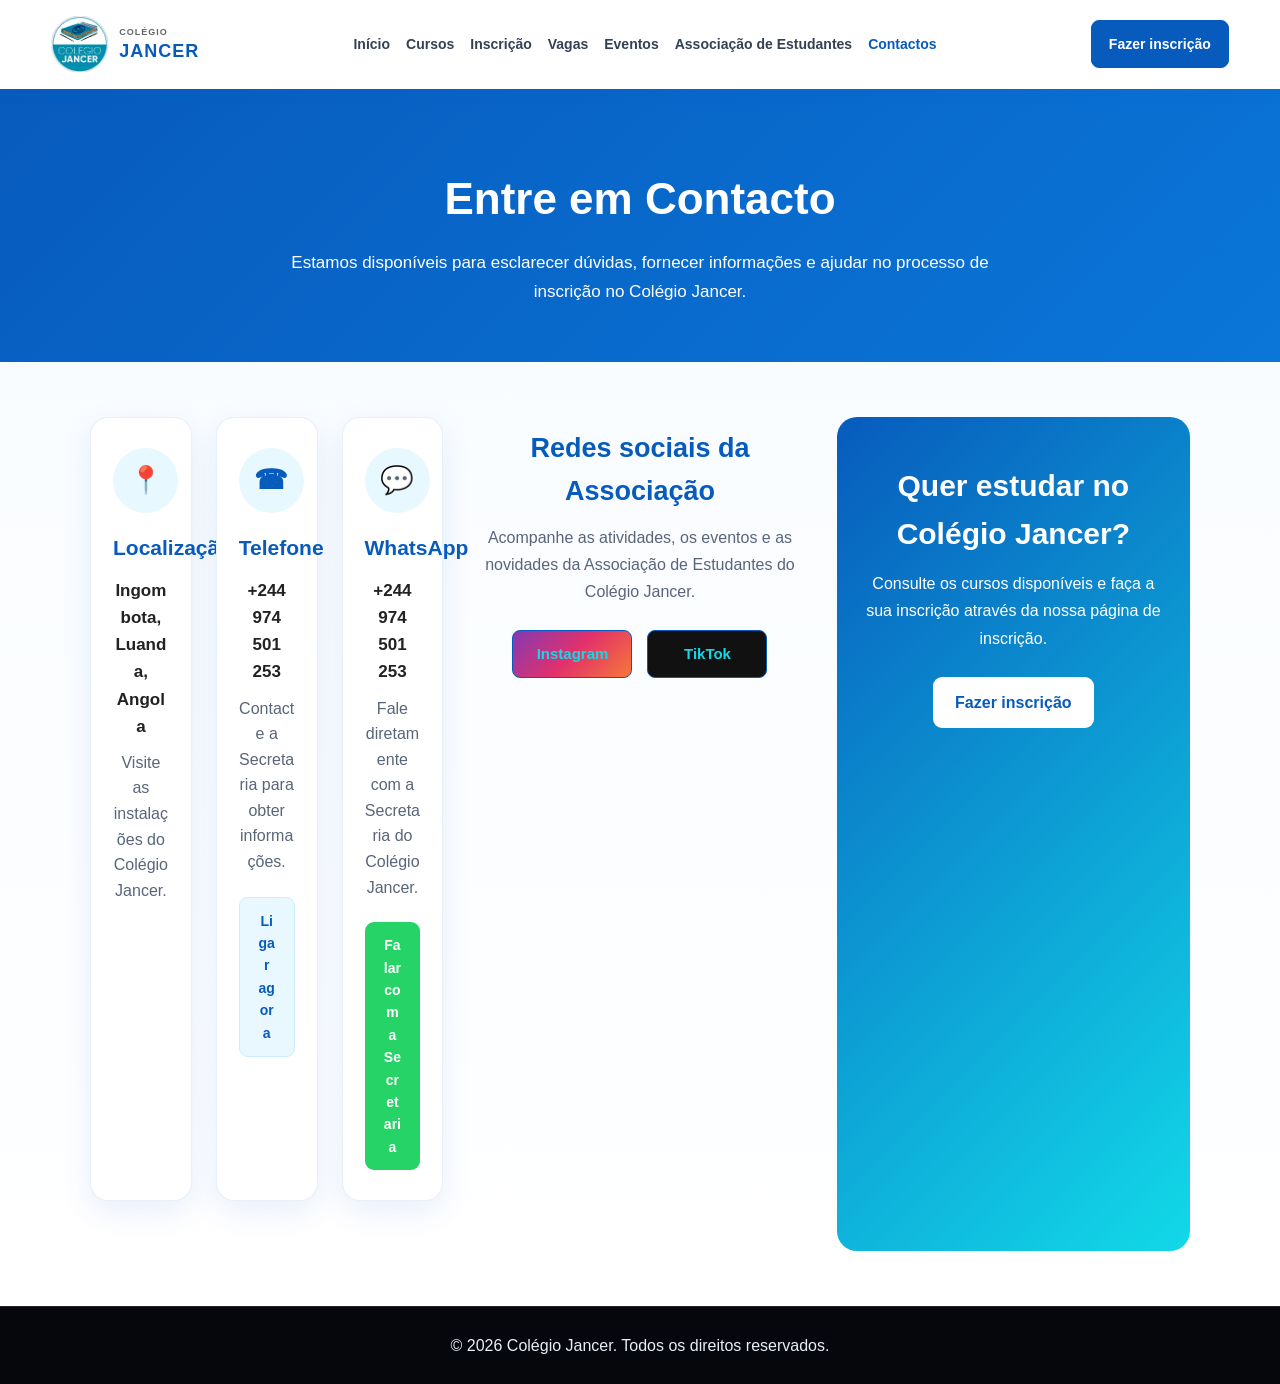
<file: paginas/contactos.html>
<!DOCTYPE html>
<html lang="pt">
<head>
    <meta charset="UTF-8">
    <meta name="viewport" content="width=device-width, initial-scale=1.0">
    <meta name="description" content="Contactos do Colégio Jancer - Luanda, Angola">
    <title>Contactos | Colégio Jancer</title>
    <link rel="stylesheet" href="../style.css">

    <style>
        * {
            box-sizing: border-box;
        }

        html,
        body {
            width: 100%;
            max-width: 100%;
            margin: 0;
            overflow-x: clip;
        }

        .pagina-contactos {
            width: 100%;
            max-width: 100%;
            min-height: 100vh;
            overflow-x: clip;
            background: linear-gradient(180deg, #f7fbff 0%, #fff 100%);
        }

        /* Cabeçalho e navegação */
        .pagina-contactos header {
            width: 100%;
            max-width: 100%;
            display: flex;
            align-items: center;
            justify-content: space-between;
            flex-wrap: wrap;
            gap: 18px;
            padding: 15px 4%;
            background: #fff;
            box-shadow: 0 3px 15px rgba(7, 91, 189, 0.08);
        }

        .pagina-contactos .logo {
            display: flex;
            align-items: center;
            gap: 10px;
            flex-shrink: 0;
        }

        .pagina-contactos .logo a {
            display: flex;
            align-items: center;
        }

        .pagina-contactos .logo-jancer {
            width: 58px;
            height: 58px;
            object-fit: contain;
            display: block;
        }

        .pagina-contactos .logo-texto {
            display: flex;
            flex-direction: column;
            line-height: 1;
        }

        .pagina-contactos .logo-texto span {
            color: #666;
            font-size: 9px;
            letter-spacing: 1px;
        }

        .pagina-contactos .logo-texto strong {
            margin-top: 5px;
            color: #075BBD;
            font-size: 18px;
            letter-spacing: 1px;
        }

        .pagina-contactos nav {
            display: flex;
            align-items: center;
            justify-content: center;
            flex-wrap: wrap;
            gap: 8px 16px;
            max-width: 100%;
            min-width: 0;
        }

        .pagina-contactos nav a {
            color: #344054;
            text-decoration: none;
            font-size: 14px;
            font-weight: 600;
            overflow-wrap: anywhere;
            transition: color 0.2s ease;
        }

        .pagina-contactos nav a:hover,
        .pagina-contactos nav a.ativo {
            color: #075BBD;
        }

        .pagina-contactos .botao-inscricao {
            display: inline-flex;
            align-items: center;
            justify-content: center;
            padding: 12px 17px;
            border-radius: 8px;
            background: #075BBD;
            color: #fff;
            text-decoration: none;
            font-weight: 700;
            flex-shrink: 0;
        }

        .pagina-contactos .botao-inscricao:hover {
            background: #064d9e;
        }

        /* Apresentação */
        .contactos-hero {
            width: 100%;
            padding: 75px 20px 55px;
            text-align: center;
            color: #fff;
            background: linear-gradient(135deg, #075BBD, #0a76d8);
        }

        .contactos-hero h1 {
            margin: 0 0 15px;
            font-size: clamp(30px, 4vw, 44px);
            font-weight: 800;
        }

        .contactos-hero p {
            max-width: 700px;
            margin: 0 auto;
            font-size: 17px;
            line-height: 1.7;
        }

        /* Conteúdo */
        .contactos-container {
            width: min(1100px, 92%);
            max-width: 100%;
            margin: 0 auto;
            padding: 55px 0;
        }

        .contactos-cards {
            display: grid;
            grid-template-columns: repeat(3, minmax(0, 1fr));
            gap: 24px;
            margin-bottom: 50px;
        }

        .contacto-card {
            min-width: 0;
            padding: 30px 22px;
            border: 1px solid rgba(7, 91, 189, 0.09);
            border-radius: 18px;
            background: #fff;
            text-align: center;
            box-shadow: 0 10px 30px rgba(7, 91, 189, 0.09);
            transition: transform 0.3s ease, box-shadow 0.3s ease;
        }

        .contacto-card:hover {
            transform: translateY(-5px);
            box-shadow: 0 18px 35px rgba(7, 91, 189, 0.14);
        }

        .contacto-icone {
            display: flex;
            align-items: center;
            justify-content: center;
            width: 65px;
            height: 65px;
            margin: 0 auto 18px;
            border-radius: 50%;
            background: #e8f8ff;
            color: #075BBD;
            font-size: 27px;
            font-weight: 700;
        }

        .contacto-card h2 {
            margin: 0 0 12px;
            color: #075BBD;
            font-size: 21px;
        }

        .contacto-card p {
            margin-bottom: 10px;
            color: #596579;
            line-height: 1.6;
            overflow-wrap: anywhere;
        }

        .contacto-principal {
            color: #222 !important;
            font-size: 17px;
            font-weight: 700;
        }

        .whatsapp-secretaria,
        .acao-secundaria {
            display: inline-flex;
            align-items: center;
            justify-content: center;
            max-width: 100%;
            margin-top: 12px;
            padding: 12px 18px;
            border-radius: 9px;
            background: #25D366;
            color: #fff;
            text-decoration: none;
            font-size: 14px;
            font-weight: 700;
            overflow-wrap: anywhere;
            transition: 0.3s ease;
        }

        .whatsapp-secretaria:hover {
            background: #1ebe5d;
            transform: translateY(-2px);
        }

        .acao-secundaria {
            background: #e9f8ff;
            border: 1px solid #c9edff;
            color: #075BBD;
        }

        .acao-secundaria:hover {
            background: #d8f3ff;
        }

        /* Redes sociais */
        .redes-contactos {
            padding: 10px 0 45px;
            text-align: center;
        }

        .redes-contactos h2 {
            margin-bottom: 10px;
            color: #075BBD;
            font-size: 27px;
        }

        .redes-contactos p {
            margin-bottom: 25px;
            color: #596579;
            line-height: 1.7;
        }

        .redes-botoes {
            display: flex;
            justify-content: center;
            flex-wrap: wrap;
            gap: 15px;
        }

        .rede-botao {
            display: inline-flex;
            align-items: center;
            justify-content: center;
            min-width: 150px;
            max-width: 100%;
            padding: 13px 22px;
            border-radius: 9px;
            background: #075BBD;
            color: #fff;
            text-decoration: none;
            font-size: 15px;
            font-weight: 700;
            transition: 0.3s ease;
        }

        .rede-botao:hover {
            background: #064d9e;
            transform: translateY(-2px);
        }

        .rede-instagram {
            background: linear-gradient(135deg, #833ab4, #e1306c, #f77737);
        }

        .rede-instagram:hover {
            background: linear-gradient(135deg, #6f279d, #c92359, #df6429);
        }

        .rede-tiktok {
            background: #111;
        }

        .rede-tiktok:hover {
            background: #303030;
        }

        /* Inscrição */
        .contactos-inscricao {
            width: 100%;
            padding: 45px 25px;
            border-radius: 20px;
            background: linear-gradient(135deg, #075BBD, #12D9E8);
            color: #fff;
            text-align: center;
        }

        .contactos-inscricao h2 {
            margin-bottom: 12px;
            font-size: clamp(24px, 3vw, 30px);
        }

        .contactos-inscricao p {
            max-width: 650px;
            margin: 0 auto 25px;
            line-height: 1.7;
        }

        .contactos-inscricao .acao-principal {
            display: inline-flex;
            align-items: center;
            justify-content: center;
            padding: 13px 22px;
            border-radius: 9px;
            background: #fff;
            color: #075BBD;
            text-decoration: none;
            font-weight: 700;
        }

        .contactos-inscricao .acao-principal:hover {
            background: #f1faff;
        }

        /* Rodapé */
        .pagina-contactos footer {
            width: 100%;
            max-width: 100%;
            padding: 25px 4%;
            text-align: center;
            overflow-wrap: anywhere;
        }

        .pagina-contactos footer p {
            margin: 0;
            line-height: 1.7;
        }

        @media (max-width: 1000px) {
            .pagina-contactos header {
                justify-content: center;
            }

            .pagina-contactos nav {
                width: 100%;
            }

            .contactos-cards {
                grid-template-columns: repeat(2, minmax(0, 1fr));
            }
        }

        @media (max-width: 650px) {
            .pagina-contactos header {
                padding: 15px 4%;
            }

            .pagina-contactos nav {
                gap: 12px;
            }

            .pagina-contactos nav a {
                font-size: 13px;
            }

            .pagina-contactos .botao-inscricao {
                width: 100%;
            }

            .contactos-hero {
                padding: 55px 18px 40px;
            }

            .contactos-hero p {
                font-size: 15px;
            }

            .contactos-container {
                width: 92%;
                padding: 35px 0;
            }

            .contactos-cards {
                grid-template-columns: minmax(0, 1fr);
                gap: 18px;
            }

            .contacto-card {
                padding: 27px 20px;
            }

            .contacto-card:hover {
                transform: none;
            }

            .contactos-inscricao {
                padding: 35px 18px;
            }

            .redes-contactos h2 {
                font-size: 24px;
            }

            .rede-botao {
                flex: 1 1 100%;
            }
        }
    </style>
</head>

<body>
<div class="pagina-contactos">

    <header>
        <div class="logo">
            <a href="../index.html" aria-label="Página inicial do Colégio Jancer">
                <img
                    src="../logo-jancer.png"
                    alt="Logo do Colégio Jancer"
                    class="logo-jancer"
                >
            </a>

            <div class="logo-texto">
                <span>COLÉGIO</span>
                <strong>JANCER</strong>
            </div>
        </div>

        <nav aria-label="Navegação principal">
            <a href="../index.html">Início</a>
            <a href="cursos.html">Cursos</a>
            <a href="inscricao.html">Inscrição</a>
            <a href="vagas.html">Vagas</a>
            <a href="eventos.html">Eventos</a>
            <a href="associacao.html">Associação de Estudantes</a>
            <a href="contactos.html" class="ativo">Contactos</a>
        </nav>

        <a href="inscricao.html" class="botao-inscricao">
            Fazer inscrição
        </a>
    </header>

    <section class="contactos-hero">
        <h1>Entre em Contacto</h1>
        <p>
            Estamos disponíveis para esclarecer dúvidas, fornecer informações
            e ajudar no processo de inscrição no Colégio Jancer.
        </p>
    </section>

    <main class="contactos-container">

        <section class="contactos-cards" aria-label="Informações de contacto">

            <article class="contacto-card">
                <div class="contacto-icone" aria-hidden="true">📍</div>
                <h2>Localização</h2>
                <p class="contacto-principal">Ingombota, Luanda, Angola</p>
                <p>Visite as instalações do Colégio Jancer.</p>
            </article>

            <article class="contacto-card">
                <div class="contacto-icone" aria-hidden="true">☎</div>
                <h2>Telefone</h2>
                <p class="contacto-principal">+244 974 501 253</p>
                <p>Contacte a Secretaria para obter informações.</p>
                <a href="tel:+244974501253" class="acao-secundaria">
                    Ligar agora
                </a>
            </article>

            <article class="contacto-card">
                <div class="contacto-icone" aria-hidden="true">💬</div>
                <h2>WhatsApp</h2>
                <p class="contacto-principal">+244 974 501 253</p>
                <p>Fale diretamente com a Secretaria do Colégio Jancer.</p>
                <a
                    href="https://wa.me/244974501253"
                    target="_blank"
                    rel="noopener noreferrer"
                    class="whatsapp-secretaria"
                >
                    Falar com a Secretaria
                </a>
            </article>

        </section>

        <section class="redes-contactos">
            <h2>Redes sociais da Associação</h2>
            <p>
                Acompanhe as atividades, os eventos e as novidades
                da Associação de Estudantes do Colégio Jancer.
            </p>

            <div class="redes-botoes">
                <a
                    href="https://www.instagram.com/asso.ciacaodosestudantes?exln=MTQ1N3MxZzRzMDg5cA=="
                    class="rede-botao rede-instagram"
                    target="_blank"
                    rel="noopener noreferrer"
                >
                    Instagram
                </a>

                <a
                    href="https://www.tiktok.com/@cj_ass0?_r=1&_t=ZS-9Abbp0x8SbU"
                    class="rede-botao rede-tiktok"
                    target="_blank"
                    rel="noopener noreferrer"
                >
                    TikTok
                </a>
            </div>
        </section>

        <section class="contactos-inscricao">
            <h2>Quer estudar no Colégio Jancer?</h2>
            <p>
                Consulte os cursos disponíveis e faça a sua inscrição
                através da nossa página de inscrição.
            </p>
            <a href="inscricao.html" class="acao-principal">
                Fazer inscrição
            </a>
        </section>

    </main>

    <footer>
        <p>
            © 2026 Colégio Jancer. Todos os direitos reservados.
        </p>
    </footer>

</div>
</body>
</html>
</file>
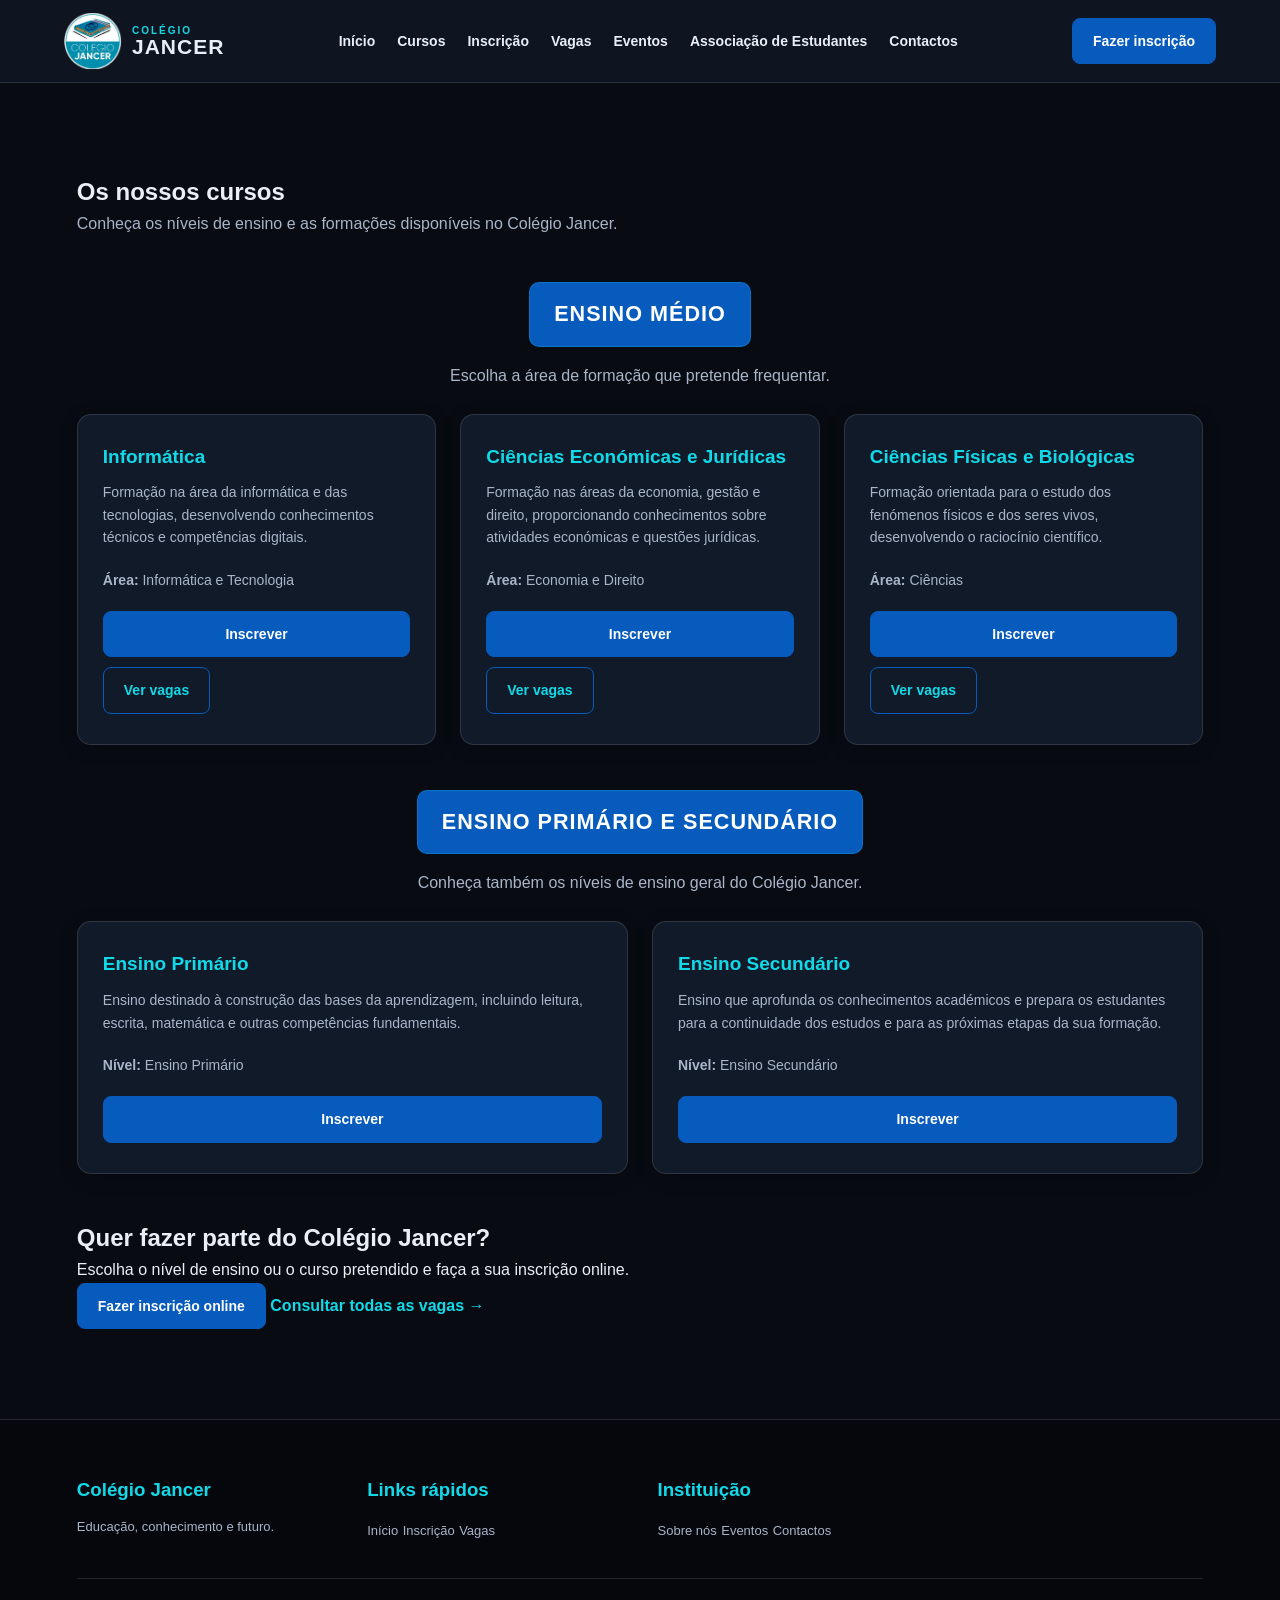
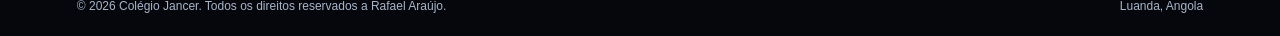
<file: paginas/cursos.html>
<!DOCTYPE html>
<html lang="pt">
<head>
    <meta charset="UTF-8">
    <meta name="viewport" content="width=device-width, initial-scale=1.0">
    <title>Cursos | Colégio Jancer</title>
    <link rel="stylesheet" href="../style.css">
</head>

<body>

<header>
    <div class="logo">
        <a href="../index.html" aria-label="Página inicial do Colégio Jancer">
            <img
                class="logo-jancer"
                src="../logo-jancer.png"
                alt="Logo do Colégio Jancer"
            >
        </a>

        <div class="logo-texto">
            <span>COLÉGIO</span>
            <strong>JANCER</strong>
        </div>
    </div>

    <nav>
        <a href="../index.html">Início</a>
        <a href="cursos.html">Cursos</a>
        <a href="inscricao.html">Inscrição</a>
        <a href="vagas.html">Vagas</a>
        <a href="eventos.html">Eventos</a>
        <a href="associacao.html">Associação de Estudantes</a>
        <a href="contactos.html">Contactos</a>
    </nav>

    <a href="inscricao.html" class="botao-inscricao">
        Fazer inscrição
    </a>
</header>

<main>
    <section class="cursos">

        <h1>Os nossos cursos</h1>

        <p class="subtitulo">
            Conheça os níveis de ensino e as formações disponíveis
            no Colégio Jancer.
        </p>

        <!-- ENSINO MÉDIO -->
        <section class="grupo-cursos">
            <h2 class="titulo-nivel">ENSINO MÉDIO</h2>

            <p class="descricao-nivel">
                Escolha a área de formação que pretende frequentar.
            </p>

            <div class="cursos-container">

                <article class="curso">
                    <h3>Informática</h3>

                    <p>
                        Formação na área da informática e das tecnologias,
                        desenvolvendo conhecimentos técnicos e competências
                        digitais.
                    </p>

                    <p>
                        <strong>Área:</strong> Informática e Tecnologia
                    </p>

                    <div class="curso-botoes">
                        <a
                            href="inscricao.html?curso=informatica"
                            class="botao-principal"
                        >
                            Inscrever
                        </a>

                        <a
                            href="vagas.html#informatica"
                            class="botao-secundario"
                        >
                            Ver vagas
                        </a>
                    </div>
                </article>

                <article class="curso">
                    <h3>Ciências Económicas e Jurídicas</h3>

                    <p>
                        Formação nas áreas da economia, gestão e direito,
                        proporcionando conhecimentos sobre atividades
                        económicas e questões jurídicas.
                    </p>

                    <p>
                        <strong>Área:</strong> Economia e Direito
                    </p>

                    <div class="curso-botoes">
                        <a
                            href="inscricao.html?curso=cej"
                            class="botao-principal"
                        >
                            Inscrever
                        </a>

                        <a
                            href="vagas.html#cej"
                            class="botao-secundario"
                        >
                            Ver vagas
                        </a>
                    </div>
                </article>

                <article class="curso">
                    <h3>Ciências Físicas e Biológicas</h3>

                    <p>
                        Formação orientada para o estudo dos fenómenos
                        físicos e dos seres vivos, desenvolvendo o
                        raciocínio científico.
                    </p>

                    <p>
                        <strong>Área:</strong> Ciências
                    </p>

                    <div class="curso-botoes">
                        <a
                            href="inscricao.html?curso=cfb"
                            class="botao-principal"
                        >
                            Inscrever
                        </a>

                        <a
                            href="vagas.html#cfb"
                            class="botao-secundario"
                        >
                            Ver vagas
                        </a>
                    </div>
                </article>

            </div>
        </section>

        <!-- ENSINO PRIMÁRIO E SECUNDÁRIO -->
        <section class="grupo-cursos">
            <h2 class="titulo-nivel">
                ENSINO PRIMÁRIO E SECUNDÁRIO
            </h2>

            <p class="descricao-nivel">
                Conheça também os níveis de ensino geral do Colégio Jancer.
            </p>

            <div class="cursos-container">

                <article class="curso">
                    <h3>Ensino Primário</h3>

                    <p>
                        Ensino destinado à construção das bases da
                        aprendizagem, incluindo leitura, escrita,
                        matemática e outras competências fundamentais.
                    </p>

                    <p>
                        <strong>Nível:</strong> Ensino Primário
                    </p>

                    <div class="curso-botoes">
                        <a
                            href="inscricao.html?curso=primario"
                            class="botao-principal"
                        >
                            Inscrever
                        </a>
                    </div>
                </article>

                <article class="curso">
                    <h3>Ensino Secundário</h3>

                    <p>
                        Ensino que aprofunda os conhecimentos académicos
                        e prepara os estudantes para a continuidade dos
                        estudos e para as próximas etapas da sua formação.
                    </p>

                    <p>
                        <strong>Nível:</strong> Ensino Secundário
                    </p>

                    <div class="curso-botoes">
                        <a
                            href="inscricao.html?curso=secundario"
                            class="botao-principal"
                        >
                            Inscrever
                        </a>
                    </div>
                </article>

            </div>
        </section>

        <div class="curso-informacao">
            <h2>Quer fazer parte do Colégio Jancer?</h2>

            <p>
                Escolha o nível de ensino ou o curso pretendido
                e faça a sua inscrição online.
            </p>

            <a href="inscricao.html" class="botao-principal">
                Fazer inscrição online
            </a>

            <a href="vagas.html" class="ver-mais">
                Consultar todas as vagas →
            </a>
        </div>

    </section>
</main>

<footer>
    <div class="footer-conteudo">

        <div>
            <h3>Colégio Jancer</h3>
            <p>Educação, conhecimento e futuro.</p>
        </div>

        <div>
            <h3>Links rápidos</h3>
            <a href="../index.html">Início</a>
            <a href="inscricao.html">Inscrição</a>
            <a href="vagas.html">Vagas</a>
        </div>

        <div>
            <h3>Instituição</h3>
            <a href="sobre.html">Sobre nós</a>
            <a href="eventos.html">Eventos</a>
            <a href="contactos.html">Contactos</a>
        </div>

    </div>

    <div class="footer-final">
        <p>
            © 2026 Colégio Jancer.
            Todos os direitos reservados a Rafael Araújo.
        </p>

        <p>Luanda, Angola</p>
    </div>
</footer>

<script src="../script.js"></script>

</body>
</html>
</file>
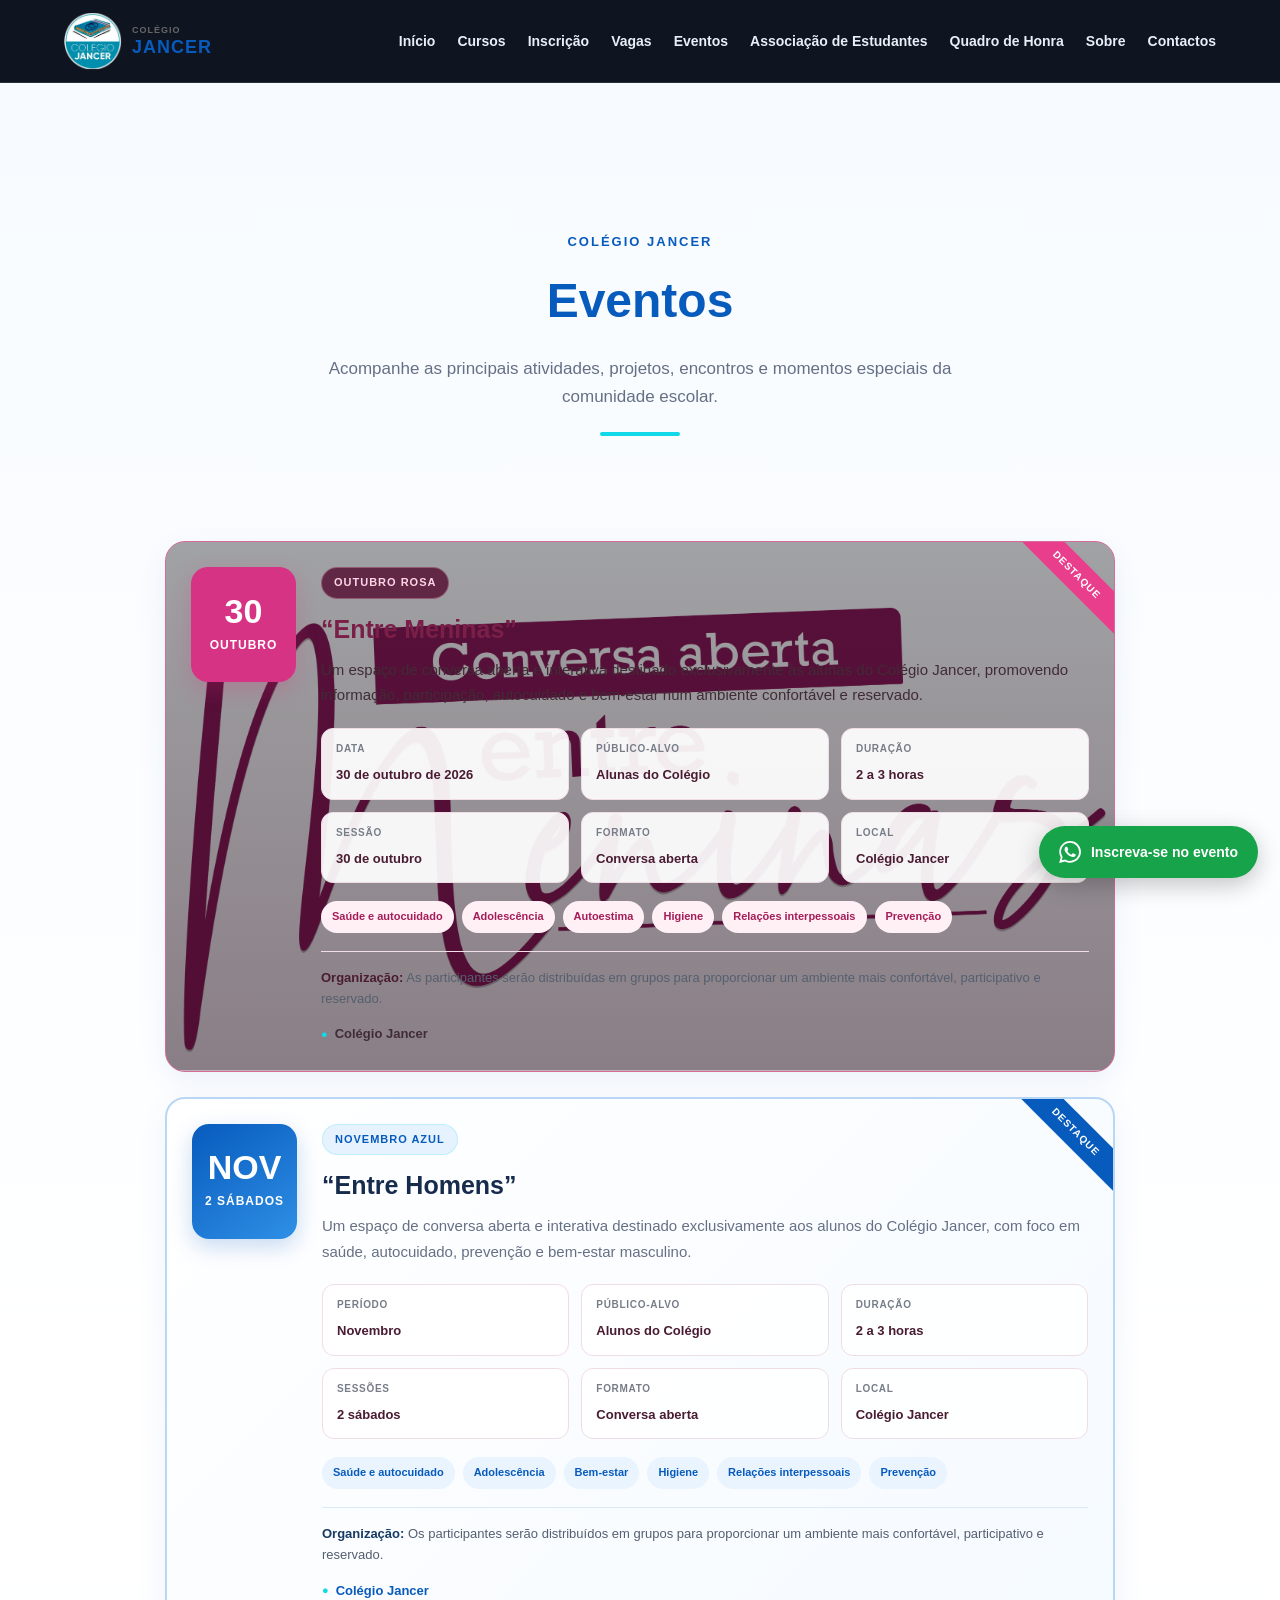
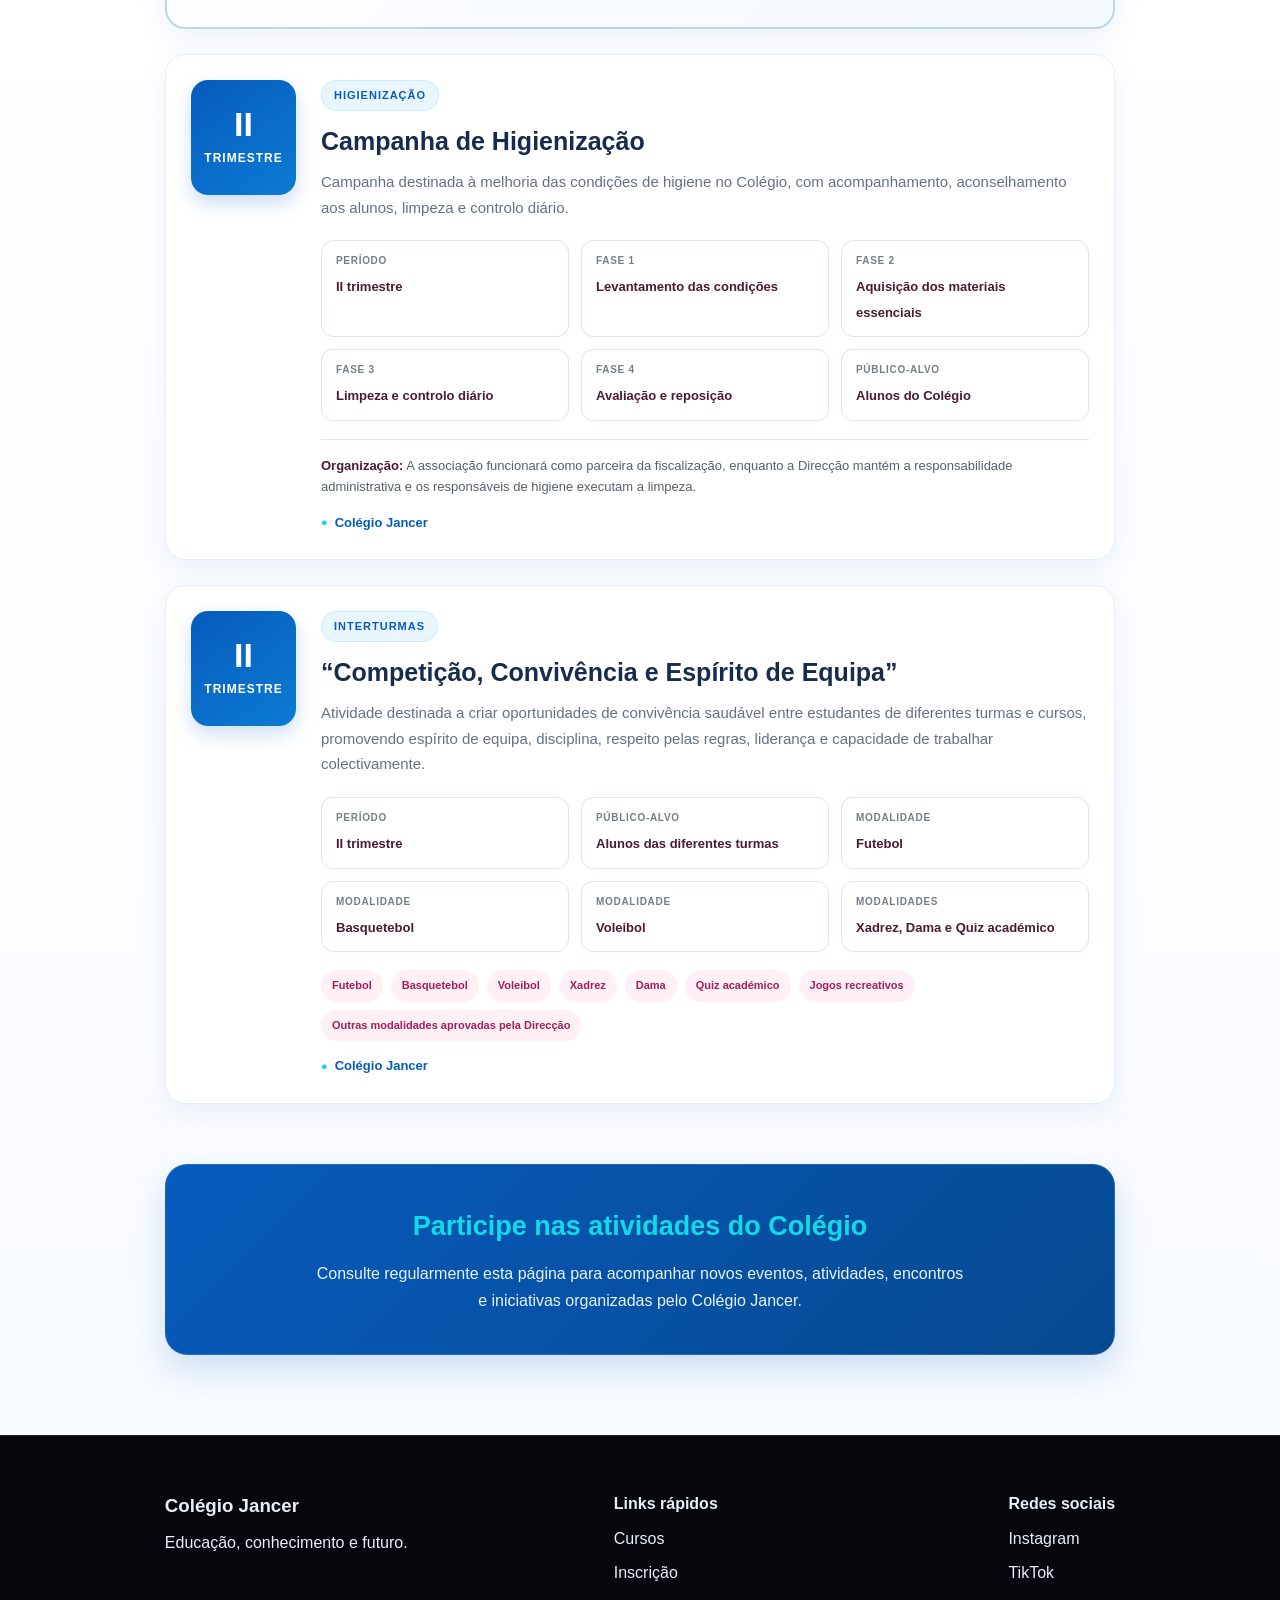
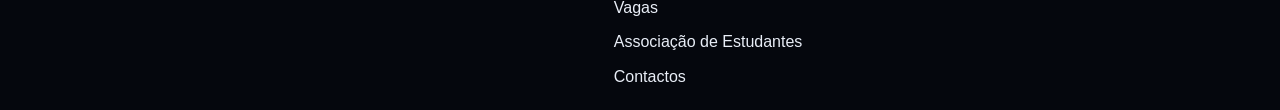
<file: paginas/eventos.html>
<!DOCTYPE html>
<html lang="pt">
<head>
    <meta charset="UTF-8">
    <meta name="viewport" content="width=device-width, initial-scale=1.0">
    <meta name="description" content="Eventos e atividades do Colégio Jancer.">
    <title>Eventos | Colégio Jancer</title>

    <link rel="stylesheet" href="../style.css">

    <style>
        .cabecalho .logo {
            display: flex;
            align-items: center;
            gap: 10px;
        }

        .cabecalho .logo > a {
            display: flex;
            align-items: center;
        }

        .cabecalho .logo-jancer {
            width: 58px;
            height: 58px;
            object-fit: contain;
            display: block;
        }

        .cabecalho .logo-texto {
            display: flex;
            flex-direction: column;
            line-height: 1;
        }

        .cabecalho .logo-texto span {
            font-size: 9px;
            color: #666;
            letter-spacing: 1px;
        }

        .cabecalho .logo-texto strong {
            margin-top: 3px;
            font-size: 18px;
            color: #075BBD;
            letter-spacing: 1px;
        }

        .pagina-eventos {
            background: linear-gradient(
                180deg,
                #f7fbff 0%,
                #ffffff 45%,
                #f8fbff 100%
            );
            padding-bottom: 80px;
        }

        .titulo-pagina {
            text-align: center;
            padding: 75px 20px 55px;
            position: relative;
        }

        .titulo-pagina::after {
            content: "";
            width: 80px;
            height: 4px;
            background: #12D9E8;
            display: block;
            margin: 20px auto 0;
            border-radius: 10px;
        }

        .titulo-pagina span {
            display: inline-block;
            color: #075BBD;
            font-size: 13px;
            font-weight: 800;
            letter-spacing: 2px;
            margin-bottom: 10px;
        }

        .titulo-pagina h1 {
            margin: 0;
            font-size: 48px;
            color: #075BBD;
            font-weight: 800;
        }

        .titulo-pagina p {
            max-width: 650px;
            margin: 15px auto 0;
            color: #667085;
            font-size: 17px;
            line-height: 1.7;
        }

        .eventos-lista {
            width: min(1100px, 92%);
            margin: auto;
            display: flex;
            flex-direction: column;
            gap: 25px;
        }

        .evento-card {
            display: flex;
            align-items: stretch;
            gap: 25px;
            background: #ffffff;
            border: 1px solid #e5edf5;
            border-radius: 20px;
            padding: 25px;
            box-shadow: 0 10px 30px rgba(7, 91, 189, 0.07);
            transition: transform 0.3s ease, box-shadow 0.3s ease;
        }

        .evento-card:hover {
            transform: translateY(-5px);
            box-shadow: 0 18px 40px rgba(7, 91, 189, 0.13);
        }

        .evento-data {
            min-width: 105px;
            width: 105px;
            min-height: 115px;
            border-radius: 17px;
            background: linear-gradient(145deg, #075BBD, #0b7bd3);
            color: #ffffff;
            display: flex;
            flex-direction: column;
            align-items: center;
            justify-content: center;
            box-shadow: 0 8px 20px rgba(7, 91, 189, 0.20);
            flex-shrink: 0;
        }

        .evento-data strong {
            font-size: 34px;
            line-height: 1;
            font-weight: 800;
        }

        .evento-data span {
            margin-top: 8px;
            font-size: 12px;
            font-weight: 800;
            letter-spacing: 1px;
            text-align: center;
        }

        .evento-conteudo {
            flex: 1;
            min-width: 0;
        }

        .evento-tipo {
            display: inline-block;
            padding: 6px 12px;
            border-radius: 30px;
            background: #eaf6ff;
            color: #075BBD;
            font-size: 11px;
            font-weight: 800;
            letter-spacing: 1px;
        }

        .evento-conteudo h2 {
            margin: 10px 0 8px;
            color: #172b4d;
            font-size: 25px;
            font-weight: 800;
        }

        .evento-conteudo p {
            margin: 0;
            color: #667085;
            line-height: 1.7;
            font-size: 15px;
        }

        .evento-local {
            display: inline-flex;
            align-items: center;
            gap: 7px;
            margin-top: 15px;
            color: #075BBD;
            font-size: 13px;
            font-weight: 700;
        }

        .evento-local::before {
            content: "●";
            color: #12D9E8;
            font-size: 11px;
        }

        /* Cartão de destaque */
        .evento-destaque {
            position: relative;
            overflow: hidden;
            border: 2px solid #f5bfd8;
        }

        .evento-destaque::before {
            content: "DESTAQUE";
            position: absolute;
            top: 18px;
            right: -35px;
            width: 145px;
            text-align: center;
            padding: 7px 0;
            transform: rotate(45deg);
            background: #e83e8c;
            color: white;
            font-size: 10px;
            font-weight: 800;
            letter-spacing: 1px;
            z-index: 2;
            pointer-events: none;
        }

        /* Fundo exclusivo do Outubro Rosa */
        .evento-outubro-rosa {
            position: relative;
            isolation: isolate;
            overflow: hidden;

            background-image:
                linear-gradient(
                    115deg,
                    rgba(255, 248, 252, 0.84),
                    rgba(255, 240, 247, 0.76)
                ),
                url("../Outubro-rosa_Conversa-aberta-entre-meninas-MOCKU.png");

            background-size: cover;
            background-position: center;
            background-repeat: no-repeat;
            border-color: #e88ab6;
        }

        .evento-outubro-rosa > * {
            position: relative;
            z-index: 1;
        }

        .evento-outubro-rosa .evento-conteudo h2 {
            color: #7a2048;
        }

        .evento-outubro-rosa .evento-conteudo p,
        .evento-outubro-rosa .evento-local {
            color: #402c35;
        }

        .evento-data-rosa {
            background: linear-gradient(145deg, #d92b78, #f06aa5);
            box-shadow: 0 8px 22px rgba(217, 43, 120, 0.22);
        }

        .evento-tipo-rosa {
            background: #ffe8f2;
            color: #c2185b;
        }

        .evento-data-azul {
            background: linear-gradient(145deg, #075BBD, #2f8fe5);
            box-shadow: 0 8px 22px rgba(7, 91, 189, 0.22);
        }

        .evento-novembro {
            border-color: #b9d7f5;
            background: linear-gradient(135deg, #ffffff 0%, #f5faff 100%);
        }

        .evento-novembro::before {
            background: #075BBD;
        }

        .evento-tipo-azul {
            background: #e7f2ff;
            color: #075BBD;
        }

        .evento-temas-azul .evento-tema {
            background: #eaf4ff;
            color: #075BBD;
        }

        .organizacao-azul {
            border-top-color: #dbeaf8;
        }

        .organizacao-azul strong {
            color: #173b62;
        }

        .evento-detalhes {
            display: grid;
            grid-template-columns: repeat(3, minmax(0, 1fr));
            gap: 12px;
            margin-top: 20px;
        }

        .evento-detalhe {
            background: rgba(255, 255, 255, 0.92);
            border: 1px solid #f0dce5;
            border-radius: 12px;
            padding: 12px 14px;
            min-width: 0;
        }

        .evento-detalhe small {
            display: block;
            color: #777d88;
            font-size: 10px;
            font-weight: 700;
            text-transform: uppercase;
            letter-spacing: 0.7px;
            margin-bottom: 4px;
        }

        .evento-detalhe strong {
            color: #4a1c31;
            font-size: 13px;
            overflow-wrap: anywhere;
        }

        .evento-temas {
            margin-top: 18px;
            display: flex;
            flex-wrap: wrap;
            gap: 8px;
        }

        .evento-tema {
            padding: 7px 11px;
            border-radius: 20px;
            background: #fff0f6;
            color: #a51d58;
            font-size: 11px;
            font-weight: 700;
        }

        .organizacao-evento {
            margin-top: 18px;
            padding-top: 16px;
            border-top: 1px solid #f1dfe7;
            color: #555f70;
            font-size: 13px;
            line-height: 1.6;
        }

        .organizacao-evento strong {
            color: #4a1c31;
        }

        .organizacao-azul {
            border-top-color: #dbeaf8;
        }

        .organizacao-azul strong {
            color: #173b62;
        }

        .eventos-info {
            width: min(1000px, 92%);
            margin: 60px auto 0;
            padding: 40px;
            text-align: center;
            border-radius: 22px;
            background: linear-gradient(135deg, #075BBD, #06498f);
            color: white;
            box-shadow: 0 15px 35px rgba(7, 91, 189, 0.18);
        }

        .eventos-info h2 {
            margin: 0 0 12px;
            font-size: 27px;
        }

        .eventos-info p {
            max-width: 650px;
            margin: auto;
            color: #e7f3ff;
            line-height: 1.7;
        }

        /* Botão flutuante do WhatsApp */
        .whatsapp-evento {
            position: fixed;
            right: 22px;
            bottom: 22px;
            z-index: 9999;
            display: inline-flex;
            align-items: center;
            justify-content: center;
            gap: 10px;
            max-width: calc(100vw - 32px);
            padding: 15px 20px;
            border-radius: 50px;
            background: #16a34a;
            color: #ffffff;
            text-decoration: none;
            font-size: 14px;
            font-weight: 800;
            box-shadow: 0 7px 24px rgba(0, 0, 0, 0.23);
            transition: background 0.2s ease, transform 0.2s ease;
        }

        .whatsapp-evento:hover {
            background: #12833d;
            transform: translateY(-3px);
        }

        .whatsapp-evento svg {
            width: 22px;
            height: 22px;
            flex-shrink: 0;
            fill: currentColor;
        }

        .rodape {
            display: flex;
            flex-wrap: wrap;
            justify-content: space-around;
            gap: 30px;
        }

        .rodape > div {
            display: flex;
            flex-direction: column;
            gap: 9px;
        }

        .rodape a {
            text-decoration: none;
        }

        @media (max-width: 800px) {
            .titulo-pagina {
                padding-top: 50px;
            }

            .titulo-pagina h1 {
                font-size: 38px;
            }

            .evento-card {
                flex-direction: column;
            }

            .evento-data {
                width: 100%;
                min-width: 100%;
                min-height: 85px;
            }

            .evento-detalhes {
                grid-template-columns: repeat(2, minmax(0, 1fr));
            }
        }

        @media (max-width: 500px) {
            .titulo-pagina h1 {
                font-size: 32px;
            }

            .titulo-pagina p {
                font-size: 15px;
            }

            .eventos-lista {
                width: 94%;
            }

            .evento-card {
                padding: 18px;
                border-radius: 16px;
            }

            .evento-conteudo h2 {
                font-size: 21px;
            }

            .evento-conteudo p {
                font-size: 14px;
            }

            .evento-destaque::before {
                font-size: 8px;
                right: -40px;
            }

            .evento-detalhes {
                grid-template-columns: 1fr;
            }

            .eventos-info {
                padding: 30px 20px;
            }

            .eventos-info h2 {
                font-size: 22px;
            }

            .whatsapp-evento {
                right: 12px;
                bottom: 12px;
                padding: 13px 16px;
                font-size: 12px;
            }
        }
    </style>
</head>

<body>

    <header class="cabecalho">
        <div class="logo">
            <a href="../index.html" aria-label="Página inicial do Colégio Jancer">
                <img
                    class="logo-jancer"
                    src="../logo-jancer.png"
                    alt="Logo do Colégio Jancer"
                >
            </a>

            <div class="logo-texto">
                <span>COLÉGIO</span>
                <strong>JANCER</strong>
            </div>
        </div>

        <nav class="nav-principal">
            <a href="../index.html">Início</a>
            <a href="cursos.html">Cursos</a>
            <a href="inscricao.html">Inscrição</a>
            <a href="vagas.html">Vagas</a>
            <a href="eventos.html" class="ativo">Eventos</a>
            <a href="associacao.html">Associação de Estudantes</a>
            <a href="quadro-honra.html">Quadro de Honra</a>
            <a href="sobre.html">Sobre</a>
            <a href="contactos.html">Contactos</a>
        </nav>
    </header>

    <main class="pagina-eventos">

        <section class="titulo-pagina">
            <span>COLÉGIO JANCER</span>
            <h1>Eventos</h1>
            <p>
                Acompanhe as principais atividades, projetos,
                encontros e momentos especiais da comunidade escolar.
            </p>
        </section>

        <section class="eventos-lista">

            <!-- OUTUBRO ROSA -->
            <article class="evento-card evento-destaque evento-outubro-rosa">

                <div class="evento-data evento-data-rosa">
                    <strong>30</strong>
                    <span>OUTUBRO</span>
                </div>

                <div class="evento-conteudo">

                    <span class="evento-tipo evento-tipo-rosa">
                        OUTUBRO ROSA
                    </span>

                    <h2>“Entre Meninas”</h2>

                    <p>
                        Um espaço de conversa aberta e interativa destinado
                        exclusivamente às alunas do Colégio Jancer, promovendo
                        informação, participação, autocuidado e bem-estar num
                        ambiente confortável e reservado.
                    </p>

                    <div class="evento-detalhes">

                        <div class="evento-detalhe">
                            <small>Data</small>
                            <strong>30 de outubro de 2026</strong>
                        </div>

                        <div class="evento-detalhe">
                            <small>Público-alvo</small>
                            <strong>Alunas do Colégio</strong>
                        </div>

                        <div class="evento-detalhe">
                            <small>Duração</small>
                            <strong>2 a 3 horas</strong>
                        </div>

                        <div class="evento-detalhe">
                            <small>Sessão</small>
                            <strong>30 de outubro</strong>
                        </div>

                        <div class="evento-detalhe">
                            <small>Formato</small>
                            <strong>Conversa aberta</strong>
                        </div>

                        <div class="evento-detalhe">
                            <small>Local</small>
                            <strong>Colégio Jancer</strong>
                        </div>

                    </div>

                    <div class="evento-temas">
                        <span class="evento-tema">Saúde e autocuidado</span>
                        <span class="evento-tema">Adolescência</span>
                        <span class="evento-tema">Autoestima</span>
                        <span class="evento-tema">Higiene</span>
                        <span class="evento-tema">Relações interpessoais</span>
                        <span class="evento-tema">Prevenção</span>
                    </div>

                    <div class="organizacao-evento">
                        <strong>Organização:</strong>
                        As participantes serão distribuídas em grupos para
                        proporcionar um ambiente mais confortável, participativo
                        e reservado.
                    </div>

                    <span class="evento-local">Colégio Jancer</span>

                </div>
            </article>

            <!-- NOVEMBRO AZUL -->
            <article class="evento-card evento-destaque evento-novembro">

                <div class="evento-data evento-data-azul">
                    <strong>NOV</strong>
                    <span>2 SÁBADOS</span>
                </div>

                <div class="evento-conteudo">

                    <span class="evento-tipo evento-tipo-azul">
                        NOVEMBRO AZUL
                    </span>

                    <h2>“Entre Homens”</h2>

                    <p>
                        Um espaço de conversa aberta e interativa destinado
                        exclusivamente aos alunos do Colégio Jancer, com foco
                        em saúde, autocuidado, prevenção e bem-estar masculino.
                    </p>

                    <div class="evento-detalhes">

                        <div class="evento-detalhe">
                            <small>Período</small>
                            <strong>Novembro</strong>
                        </div>

                        <div class="evento-detalhe">
                            <small>Público-alvo</small>
                            <strong>Alunos do Colégio</strong>
                        </div>

                        <div class="evento-detalhe">
                            <small>Duração</small>
                            <strong>2 a 3 horas</strong>
                        </div>

                        <div class="evento-detalhe">
                            <small>Sessões</small>
                            <strong>2 sábados</strong>
                        </div>

                        <div class="evento-detalhe">
                            <small>Formato</small>
                            <strong>Conversa aberta</strong>
                        </div>

                        <div class="evento-detalhe">
                            <small>Local</small>
                            <strong>Colégio Jancer</strong>
                        </div>

                    </div>

                    <div class="evento-temas evento-temas-azul">
                        <span class="evento-tema">Saúde e autocuidado</span>
                        <span class="evento-tema">Adolescência</span>
                        <span class="evento-tema">Bem-estar</span>
                        <span class="evento-tema">Higiene</span>
                        <span class="evento-tema">Relações interpessoais</span>
                        <span class="evento-tema">Prevenção</span>
                    </div>

                    <div class="organizacao-evento organizacao-azul">
                        <strong>Organização:</strong>
                        Os participantes serão distribuídos em grupos para
                        proporcionar um ambiente mais confortável, participativo
                        e reservado.
                    </div>

                    <span class="evento-local">Colégio Jancer</span>

                </div>
            </article>

            <!-- CAMPANHA DE HIGIENIZAÇÃO -->
            <article class="evento-card">

                <div class="evento-data">
                    <strong>II</strong>
                    <span>TRIMESTRE</span>
                </div>

                <div class="evento-conteudo">

                    <span class="evento-tipo">HIGIENIZAÇÃO</span>

                    <h2>Campanha de Higienização</h2>

                    <p>
                        Campanha destinada à melhoria das condições de higiene
                        no Colégio, com acompanhamento, aconselhamento aos alunos,
                        limpeza e controlo diário.
                    </p>

                    <div class="evento-detalhes">

                        <div class="evento-detalhe">
                            <small>Período</small>
                            <strong>II trimestre</strong>
                        </div>

                        <div class="evento-detalhe">
                            <small>Fase 1</small>
                            <strong>Levantamento das condições</strong>
                        </div>

                        <div class="evento-detalhe">
                            <small>Fase 2</small>
                            <strong>Aquisição dos materiais essenciais</strong>
                        </div>

                        <div class="evento-detalhe">
                            <small>Fase 3</small>
                            <strong>Limpeza e controlo diário</strong>
                        </div>

                        <div class="evento-detalhe">
                            <small>Fase 4</small>
                            <strong>Avaliação e reposição</strong>
                        </div>

                        <div class="evento-detalhe">
                            <small>Público-alvo</small>
                            <strong>Alunos do Colégio</strong>
                        </div>

                    </div>

                    <div class="organizacao-evento">
                        <strong>Organização:</strong>
                        A associação funcionará como parceira da fiscalização,
                        enquanto a Direcção mantém a responsabilidade
                        administrativa e os responsáveis de higiene executam
                        a limpeza.
                    </div>

                    <span class="evento-local">Colégio Jancer</span>

                </div>
            </article>

            <!-- COMPETIÇÃO INTERTURMAS -->
            <article class="evento-card">

                <div class="evento-data">
                    <strong>II</strong>
                    <span>TRIMESTRE</span>
                </div>

                <div class="evento-conteudo">

                    <span class="evento-tipo">INTERTURMAS</span>

                    <h2>“Competição, Convivência e Espírito de Equipa”</h2>

                    <p>
                        Atividade destinada a criar oportunidades de convivência
                        saudável entre estudantes de diferentes turmas e cursos,
                        promovendo espírito de equipa, disciplina, respeito pelas
                        regras, liderança e capacidade de trabalhar colectivamente.
                    </p>

                    <div class="evento-detalhes">

                        <div class="evento-detalhe">
                            <small>Período</small>
                            <strong>II trimestre</strong>
                        </div>

                        <div class="evento-detalhe">
                            <small>Público-alvo</small>
                            <strong>Alunos das diferentes turmas</strong>
                        </div>

                        <div class="evento-detalhe">
                            <small>Modalidade</small>
                            <strong>Futebol</strong>
                        </div>

                        <div class="evento-detalhe">
                            <small>Modalidade</small>
                            <strong>Basquetebol</strong>
                        </div>

                        <div class="evento-detalhe">
                            <small>Modalidade</small>
                            <strong>Voleibol</strong>
                        </div>

                        <div class="evento-detalhe">
                            <small>Modalidades</small>
                            <strong>Xadrez, Dama e Quiz académico</strong>
                        </div>

                    </div>

                    <div class="evento-temas">
                        <span class="evento-tema">Futebol</span>
                        <span class="evento-tema">Basquetebol</span>
                        <span class="evento-tema">Voleibol</span>
                        <span class="evento-tema">Xadrez</span>
                        <span class="evento-tema">Dama</span>
                        <span class="evento-tema">Quiz académico</span>
                        <span class="evento-tema">Jogos recreativos</span>
                        <span class="evento-tema">
                            Outras modalidades aprovadas pela Direcção
                        </span>
                    </div>

                    <span class="evento-local">Colégio Jancer</span>

                </div>
            </article>

        </section>

        <section class="eventos-info">
            <h2>Participe nas atividades do Colégio</h2>

            <p>
                Consulte regularmente esta página para acompanhar novos eventos,
                atividades, encontros e iniciativas organizadas pelo Colégio Jancer.
            </p>
        </section>

    </main>

    <footer class="rodape">

        <div>
            <h3>Colégio Jancer</h3>
            <p>Educação, conhecimento e futuro.</p>
        </div>

        <div>
            <h4>Links rápidos</h4>
            <a href="cursos.html">Cursos</a>
            <a href="inscricao.html">Inscrição</a>
            <a href="vagas.html">Vagas</a>
            <a href="associacao.html">Associação de Estudantes</a>
            <a href="contactos.html">Contactos</a>
        </div>

        <div>
            <h4>Redes sociais</h4>

            <a
                href="https://www.instagram.com/asso.ciacaodosestudantes?exln=MTQ1N3MxZzRzMDg5cA=="
                target="_blank"
                rel="noopener noreferrer"
            >
                Instagram
            </a>

            <a
                href="https://www.tiktok.com/@cj_ass0?_r=1&_t=ZS-9Abbp0x8SbU"
                target="_blank"
                rel="noopener noreferrer"
            >
                TikTok
            </a>
        </div>

    </footer>

    <!-- Botão verde flutuante para inscrições pelo WhatsApp -->
    <a
        class="whatsapp-evento"
        href="https://wa.me/244950383269?text=Ol%C3%A1%21%20Gostaria%20de%20me%20inscrever%20no%20evento%20Outubro%20Rosa%20%E2%80%94%20Entre%20Meninas%2C%20do%20Col%C3%A9gio%20Jancer%2C%20marcado%20para%2030%20de%20outubro%20de%202026.%0A%0ANome%20completo%3A%20%0ATurma%2Fcurso%3A"
        target="_blank"
        rel="noopener noreferrer"
        aria-label="Inscrever-se no evento Outubro Rosa pelo WhatsApp"
    >
        <svg viewBox="0 0 24 24" aria-hidden="true">
            <path d="M20.52 3.48A11.78 11.78 0 0 0 12.13 0C5.6 0 .29 5.3.29 11.83c0 2.09.55 4.13 1.6 5.93L.2 24l6.4-1.68a11.9 11.9 0 0 0 5.53 1.37h.01c6.52 0 11.83-5.31 11.83-11.84 0-3.16-1.23-6.13-3.45-8.37ZM12.14 21.7h-.01a9.9 9.9 0 0 1-5.04-1.38l-.36-.21-3.8 1 1.02-3.7-.24-.38a9.83 9.83 0 0 1-1.51-5.2c0-5.44 4.43-9.87 9.88-9.87a9.8 9.8 0 0 1 6.98 2.9 9.8 9.8 0 0 1 2.89 6.98c0 5.45-4.43 9.87-9.81 9.87Zm5.42-7.39c-.3-.15-1.76-.87-2.03-.97-.27-.1-.47-.15-.67.15-.2.3-.77.97-.94 1.17-.17.2-.35.22-.65.07-.3-.15-1.26-.46-2.4-1.48-.89-.79-1.49-1.76-1.67-2.06-.17-.3-.02-.46.13-.61.14-.13.3-.35.45-.52.15-.18.2-.3.3-.5.1-.2.05-.38-.03-.53-.07-.15-.67-1.62-.92-2.22-.24-.58-.49-.5-.67-.51h-.57c-.2 0-.52.07-.79.37-.27.3-1.04 1.02-1.04 2.48 0 1.47 1.07 2.88 1.22 3.08.15.2 2.1 3.2 5.09 4.49.71.31 1.27.5 1.7.64.72.23 1.37.2 1.89.12.58-.09 1.76-.72 2.01-1.42.25-.7.25-1.3.17-1.42-.07-.13-.27-.2-.57-.35Z"/>
        </svg>

        <span>Inscreva-se no evento</span>
    </a>

    <script src="../script.js"></script>

</body>
</html>
</file>
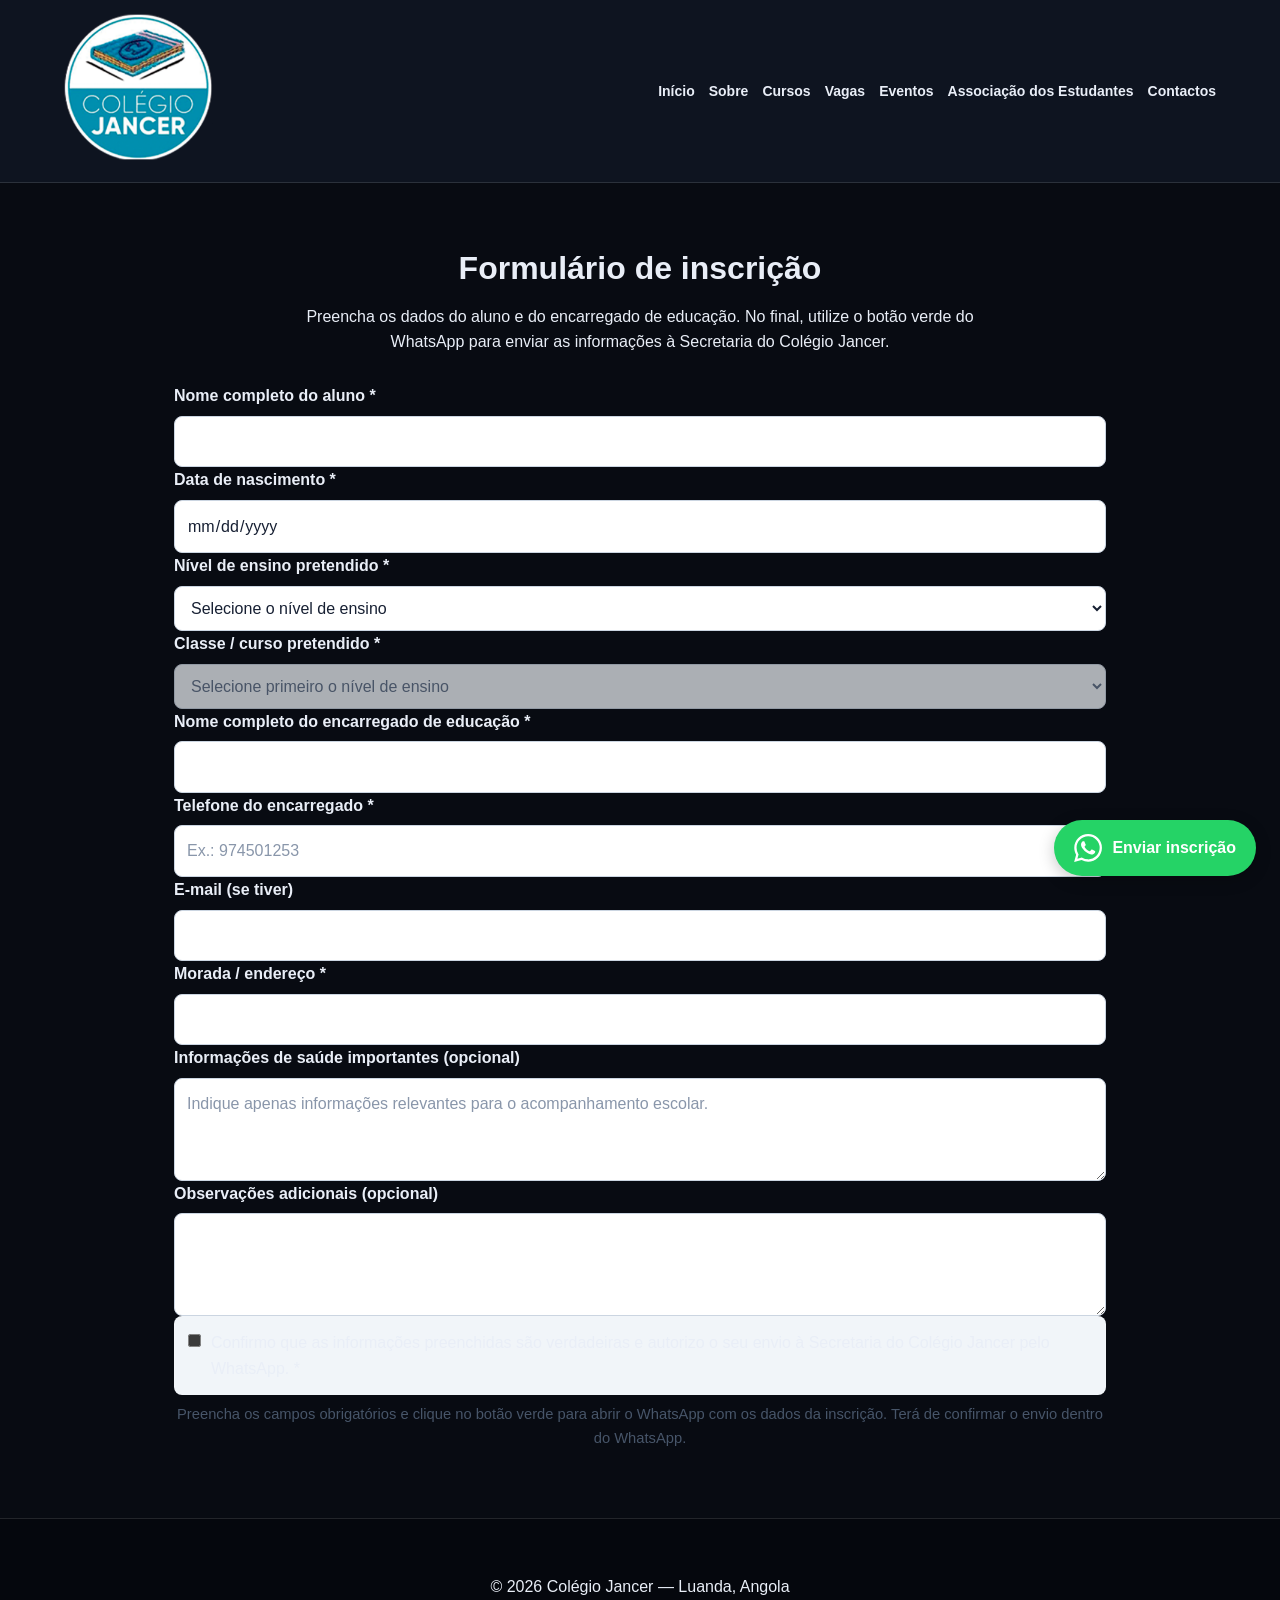
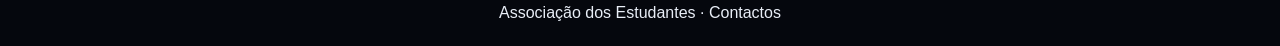
<file: paginas/inscricao.html>
<!DOCTYPE html>
<html lang="pt">
<head>
  <meta charset="UTF-8">
  <meta name="viewport" content="width=device-width, initial-scale=1.0">

  <title>Inscrição | Colégio Jancer</title>

  <link rel="stylesheet" href="../style.css">

  <style>
    .inscricao-wrap {
      max-width: 980px;
      margin: 36px auto;
      padding: 24px;
    }

    .inscricao-wrap h1 {
      text-align: center;
      margin-bottom: 10px;
    }

    .inscricao-intro {
      text-align: center;
      margin: 0 auto 28px;
      max-width: 700px;
    }

    .form-inscricao {
      display: grid;
      grid-template-columns: repeat(2, minmax(0, 1fr));
      gap: 18px;
    }

    .campo {
      display: flex;
      flex-direction: column;
      gap: 7px;
      min-width: 0;
    }

    .campo.largo,
    .confirmacao,
    .acoes-formulario,
    .mensagem-sucesso,
    .mensagem-erro {
      grid-column: 1 / -1;
    }

    .campo label {
      font-weight: 600;
    }

    .campo input,
    .campo select,
    .campo textarea {
      width: 100%;
      box-sizing: border-box;
      padding: 12px;
      border: 1px solid #cbd5e1;
      border-radius: 8px;
      font: inherit;
      background: #fff;
      color: #172033;
    }

    .campo select {
      cursor: pointer;
    }

    .campo select:disabled {
      background: #f1f5f9;
      color: #64748b;
      cursor: not-allowed;
    }

    .campo input:focus,
    .campo select:focus,
    .campo textarea:focus {
      outline: 2px solid #075BBD;
      outline-offset: 2px;
    }

    .confirmacao {
      display: flex;
      align-items: flex-start;
      gap: 10px;
      padding: 14px;
      border-radius: 8px;
      background: #f1f5f9;
    }

    .confirmacao input {
      margin-top: 4px;
      flex-shrink: 0;
    }

    .acoes-formulario {
      display: flex;
      flex-direction: column;
      gap: 10px;
    }

    .mensagem-sucesso,
    .mensagem-erro {
      display: none;
      padding: 12px;
      border-radius: 8px;
    }

    .mensagem-sucesso {
      background: #ecfdf5;
      color: #065f46;
    }

    .mensagem-erro {
      background: #fef2f2;
      color: #991b1b;
    }

    .nota-whatsapp {
      font-size: .92rem;
      text-align: center;
      color: #475569;
      margin: 8px 0;
    }

    .nav-inscricao {
      display: flex;
      flex-wrap: wrap;
      align-items: center;
      gap: 14px;
    }

    /* Botão flutuante do WhatsApp */
    .whatsapp-flutuante {
      position: fixed;
      right: 24px;
      bottom: 24px;
      z-index: 9999;
      display: flex;
      align-items: center;
      justify-content: center;
      gap: 10px;
      padding: 14px 20px;
      border: none;
      border-radius: 50px;
      background: #25D366;
      color: #fff;
      font: inherit;
      font-weight: 700;
      box-shadow: 0 4px 16px rgba(0, 0, 0, .22);
      cursor: pointer;
      transition: background .2s ease, transform .2s ease;
    }

    .whatsapp-flutuante:hover {
      background: #128C7E;
      transform: translateY(-2px);
    }

    .whatsapp-flutuante:focus-visible {
      outline: 3px solid #075BBD;
      outline-offset: 4px;
    }

    .whatsapp-flutuante svg {
      flex-shrink: 0;
    }

    @media (max-width: 680px) {
      .form-inscricao {
        grid-template-columns: 1fr;
      }

      .inscricao-wrap {
        padding: 16px;
        margin: 20px auto;
      }

      .campo.largo,
      .confirmacao,
      .acoes-formulario,
      .mensagem-sucesso,
      .mensagem-erro {
        grid-column: 1;
      }

      .nav-inscricao {
        gap: 10px;
      }

      .whatsapp-flutuante {
        right: 14px;
        bottom: 14px;
        padding: 13px 17px;
      }
    }
  </style>
</head>

<body>

<header class="cabecalho">
  <a href="../index.html" aria-label="Página inicial do Colégio Jancer">
    <img
      src="../logo-jancer.png"
      alt="Colégio Jancer"
      style="max-width:150px;height:auto"
    >
  </a>

  <nav class="nav-inscricao" aria-label="Navegação principal">
    <a href="../index.html">Início</a>
    <a href="sobre.html">Sobre</a>
    <a href="cursos.html">Cursos</a>
    <a href="vagas.html">Vagas</a>
    <a href="eventos.html">Eventos</a>
    <a href="associacao.html">Associação dos Estudantes</a>
    <a href="contactos.html">Contactos</a>
  </nav>
</header>

<main class="inscricao-wrap">

  <h1>Formulário de inscrição</h1>

  <p class="inscricao-intro">
    Preencha os dados do aluno e do encarregado de educação.
    No final, utilize o botão verde do WhatsApp para enviar
    as informações à Secretaria do Colégio Jancer.
  </p>

  <form id="formInscricao">

    <div class="campo largo">
      <label for="nomeAluno">Nome completo do aluno *</label>
      <input
        id="nomeAluno"
        name="nomeAluno"
        type="text"
        autocomplete="name"
        required
      >
    </div>

    <div class="campo">
      <label for="dataNascimento">Data de nascimento *</label>
      <input
        id="dataNascimento"
        name="dataNascimento"
        type="date"
        required
      >
    </div>

    <div class="campo">
      <label for="nivelEnsino">Nível de ensino pretendido *</label>

      <select id="nivelEnsino" name="nivelEnsino" required>
        <option value="">Selecione o nível de ensino</option>
        <option value="primario">Ensino Primário</option>
        <option value="ciclo1">I Ciclo do Ensino Secundário</option>
        <option value="ciclo2">
          II Ciclo do Ensino Secundário (Ensino Médio)
        </option>
      </select>
    </div>

    <div class="campo largo">
      <label for="curso">Classe / curso pretendido *</label>

      <select id="curso" name="curso" required disabled>
        <option value="">Selecione primeiro o nível de ensino</option>
      </select>
    </div>

    <div class="campo largo">
      <label for="nomeEncarregado">
        Nome completo do encarregado de educação *
      </label>

      <input
        id="nomeEncarregado"
        name="nomeEncarregado"
        type="text"
        required
      >
    </div>

    <div class="campo">
      <label for="telefone">Telefone do encarregado *</label>

      <input
        id="telefone"
        name="telefone"
        type="tel"
        inputmode="tel"
        placeholder="Ex.: 974501253"
        autocomplete="tel"
        required
      >
    </div>

    <div class="campo">
      <label for="email">E-mail (se tiver)</label>

      <input
        id="email"
        name="email"
        type="email"
        autocomplete="email"
      >
    </div>

    <div class="campo largo">
      <label for="endereco">Morada / endereço *</label>

      <input
        id="endereco"
        name="endereco"
        type="text"
        autocomplete="street-address"
        required
      >
    </div>

    <div class="campo largo">
      <label for="saude">
        Informações de saúde importantes (opcional)
      </label>

      <textarea
        id="saude"
        name="saude"
        rows="3"
        placeholder="Indique apenas informações relevantes para o acompanhamento escolar."
      ></textarea>
    </div>

    <div class="campo largo">
      <label for="observacoes">Observações adicionais (opcional)</label>

      <textarea
        id="observacoes"
        name="observacoes"
        rows="3"
      ></textarea>
    </div>

    <label class="confirmacao" for="confirmacao">
      <input
        id="confirmacao"
        name="confirmacao"
        type="checkbox"
        required
      >

      <span>
        Confirmo que as informações preenchidas são verdadeiras
        e autorizo o seu envio à Secretaria do Colégio Jancer
        pelo WhatsApp. *
      </span>
    </label>

    <div
      id="mensagemErro"
      class="mensagem-erro"
      role="alert"
    ></div>

    <div
      id="mensagemSucesso"
      class="mensagem-sucesso"
      role="status"
    ></div>

    <div class="acoes-formulario">
      <p class="nota-whatsapp">
        Preencha os campos obrigatórios e clique no botão verde
        para abrir o WhatsApp com os dados da inscrição.
        Terá de confirmar o envio dentro do WhatsApp.
      </p>
    </div>

  </form>
</main>

<footer>
  <p style="text-align:center">
    © 2026 Colégio Jancer — Luanda, Angola
  </p>

  <p style="text-align:center">
    <a href="associacao.html">Associação dos Estudantes</a>
    ·
    <a href="contactos.html">Contactos</a>
  </p>
</footer>

<!-- Botão verde flutuante -->
<button
  type="button"
  id="botaoEnviarWhatsApp"
  class="whatsapp-flutuante"
  aria-label="Enviar inscrição pelo WhatsApp"
  title="Enviar inscrição pelo WhatsApp"
>
  <svg
    xmlns="http://www.w3.org/2000/svg"
    width="28"
    height="28"
    viewBox="0 0 24 24"
    fill="currentColor"
    aria-hidden="true"
  >
    <path d="M20.52 3.48A11.82 11.82 0 0 0 12.08 0C5.55 0 .23 5.32.23 11.85c0 2.09.55 4.13 1.59 5.93L.13 24l6.37-1.67a11.86 11.86 0 0 0 5.58 1.42h.01c6.53 0 11.85-5.32 11.85-11.85a11.8 11.8 0 0 0-3.42-8.42ZM12.09 21.7a9.86 9.86 0 0 1-5.02-1.37l-.36-.21-3.78.99 1.01-3.68-.24-.38a9.83 9.83 0 0 1-1.51-5.2c0-5.45 4.44-9.89 9.9-9.89a9.83 9.83 0 0 1 7.01 2.9 9.83 9.83 0 0 1 2.9 7c0 5.46-4.44 9.9-9.9 9.9Zm5.43-7.41c-.3-.15-1.77-.87-2.04-.97-.27-.1-.47-.15-.67.15-.2.3-.77.97-.94 1.17-.17.2-.35.22-.65.07-.3-.15-1.26-.47-2.4-1.48-.89-.79-1.49-1.77-1.66-2.07-.17-.3-.02-.46.13-.61.13-.13.3-.35.45-.52.15-.17.2-.3.3-.5.1-.2.05-.37-.02-.52-.08-.15-.67-1.62-.92-2.22-.24-.58-.49-.5-.67-.51h-.57c-.2 0-.52.07-.8.37-.27.3-1.04 1.02-1.04 2.49s1.07 2.89 1.22 3.09c.15.2 2.11 3.22 5.11 4.51.71.31 1.27.5 1.7.64.71.22 1.36.19 1.87.12.57-.09 1.77-.72 2.02-1.42.25-.7.25-1.3.17-1.42-.07-.12-.27-.2-.57-.35Z"/>
  </svg>

  <span>Enviar inscrição</span>
</button>

<script src="inscricao.js"></script>

</body>
</html>
</file>
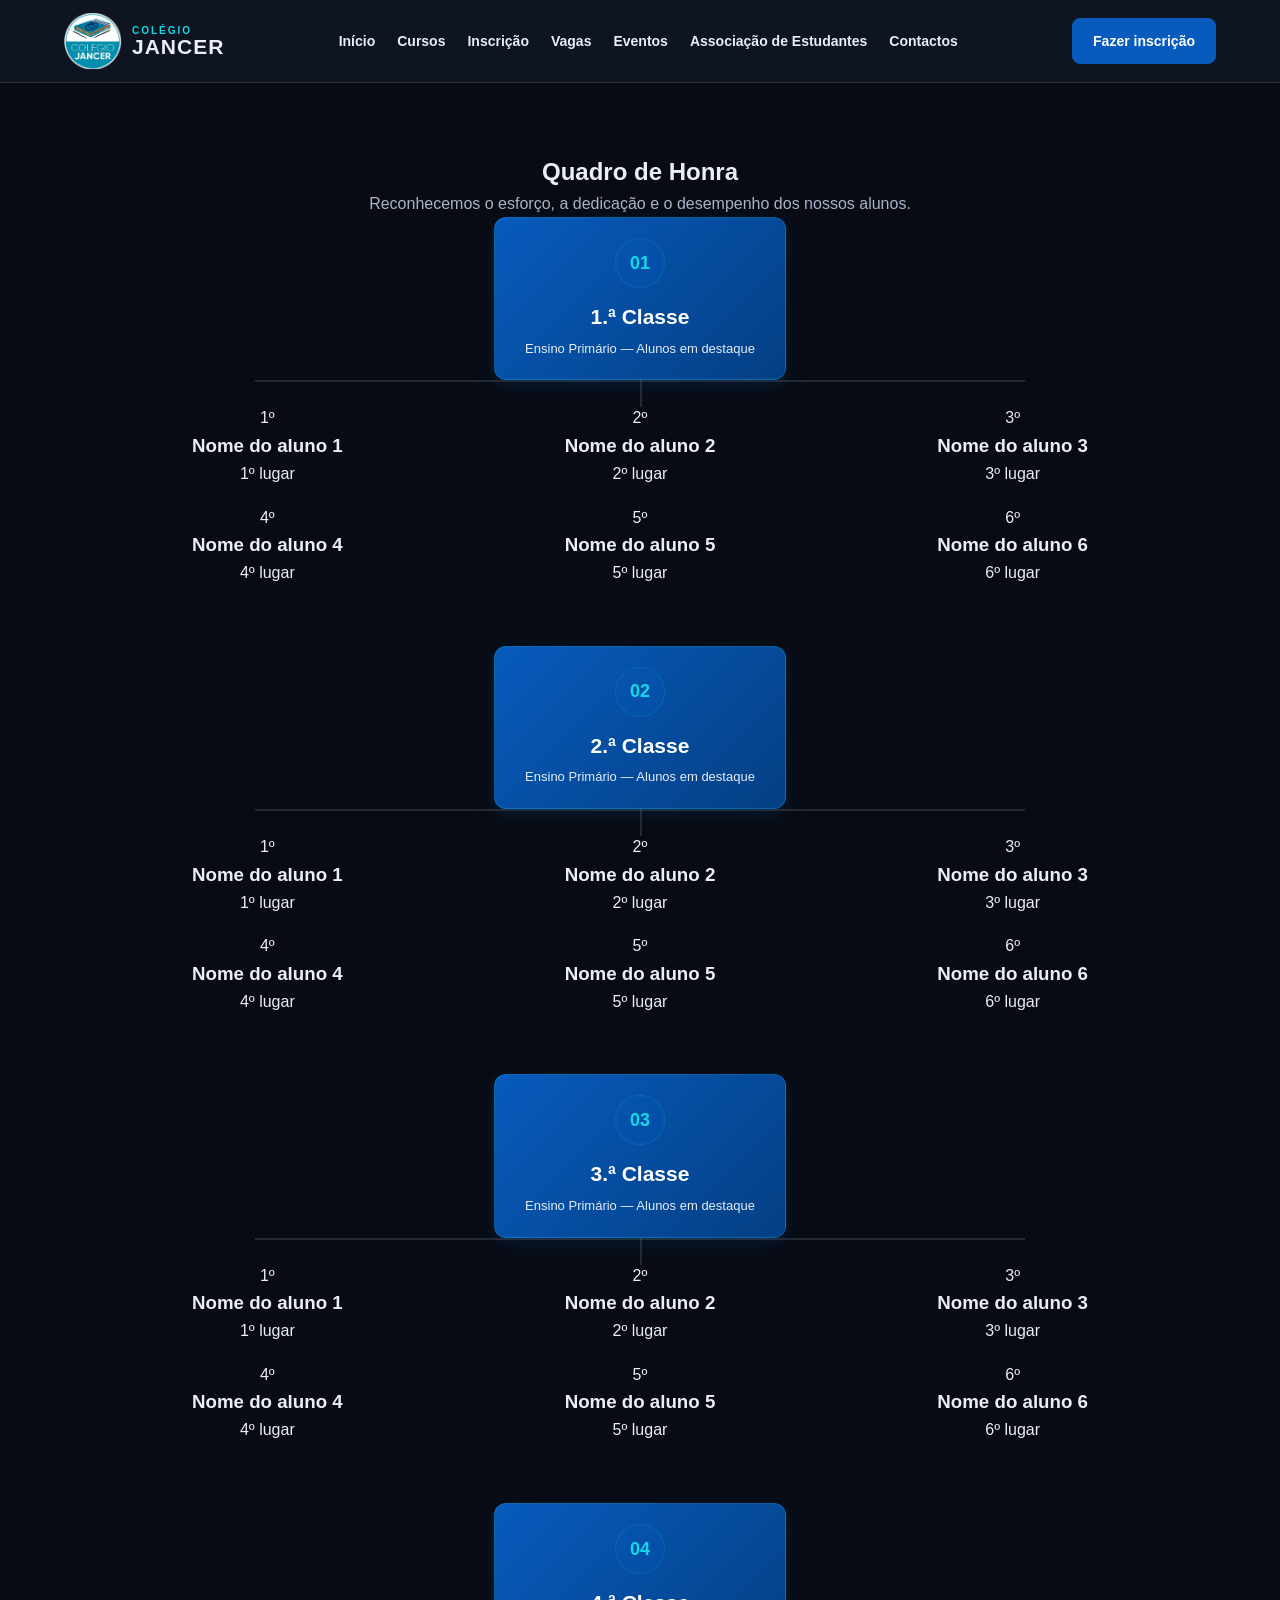
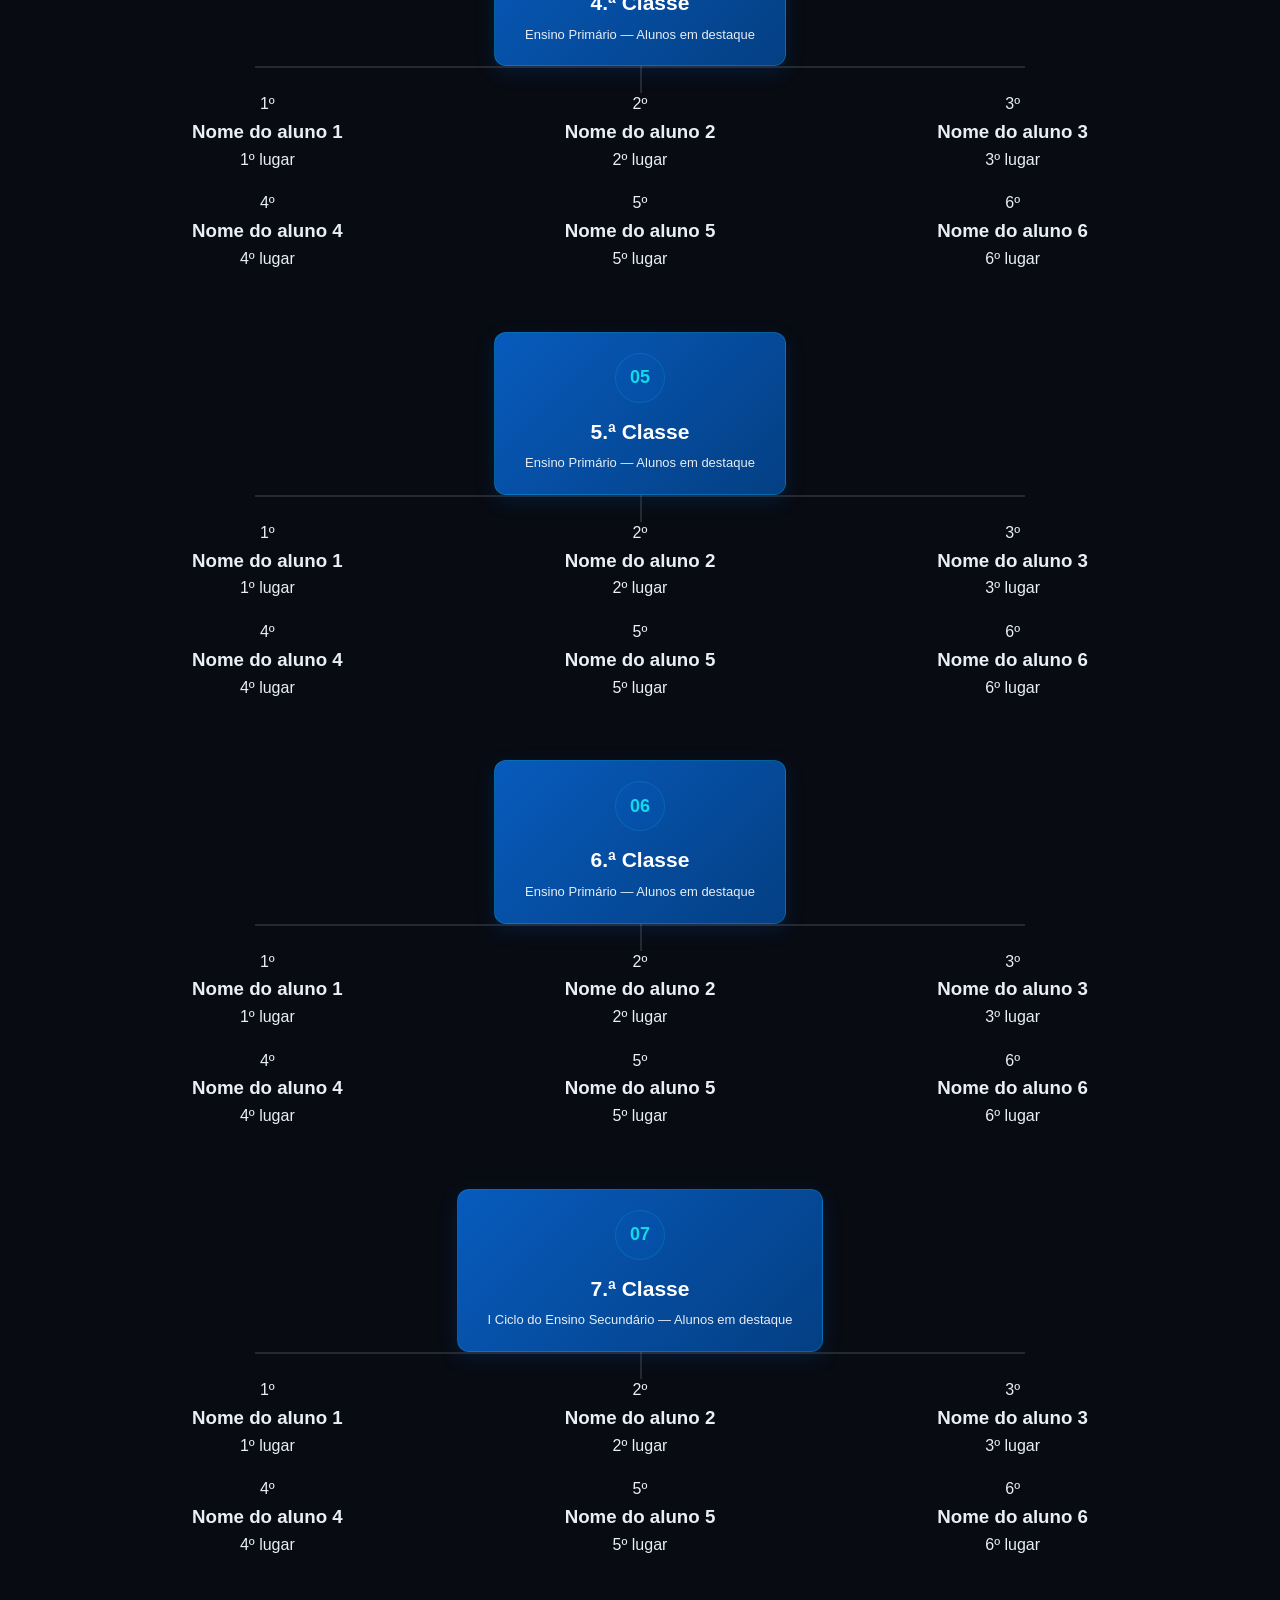
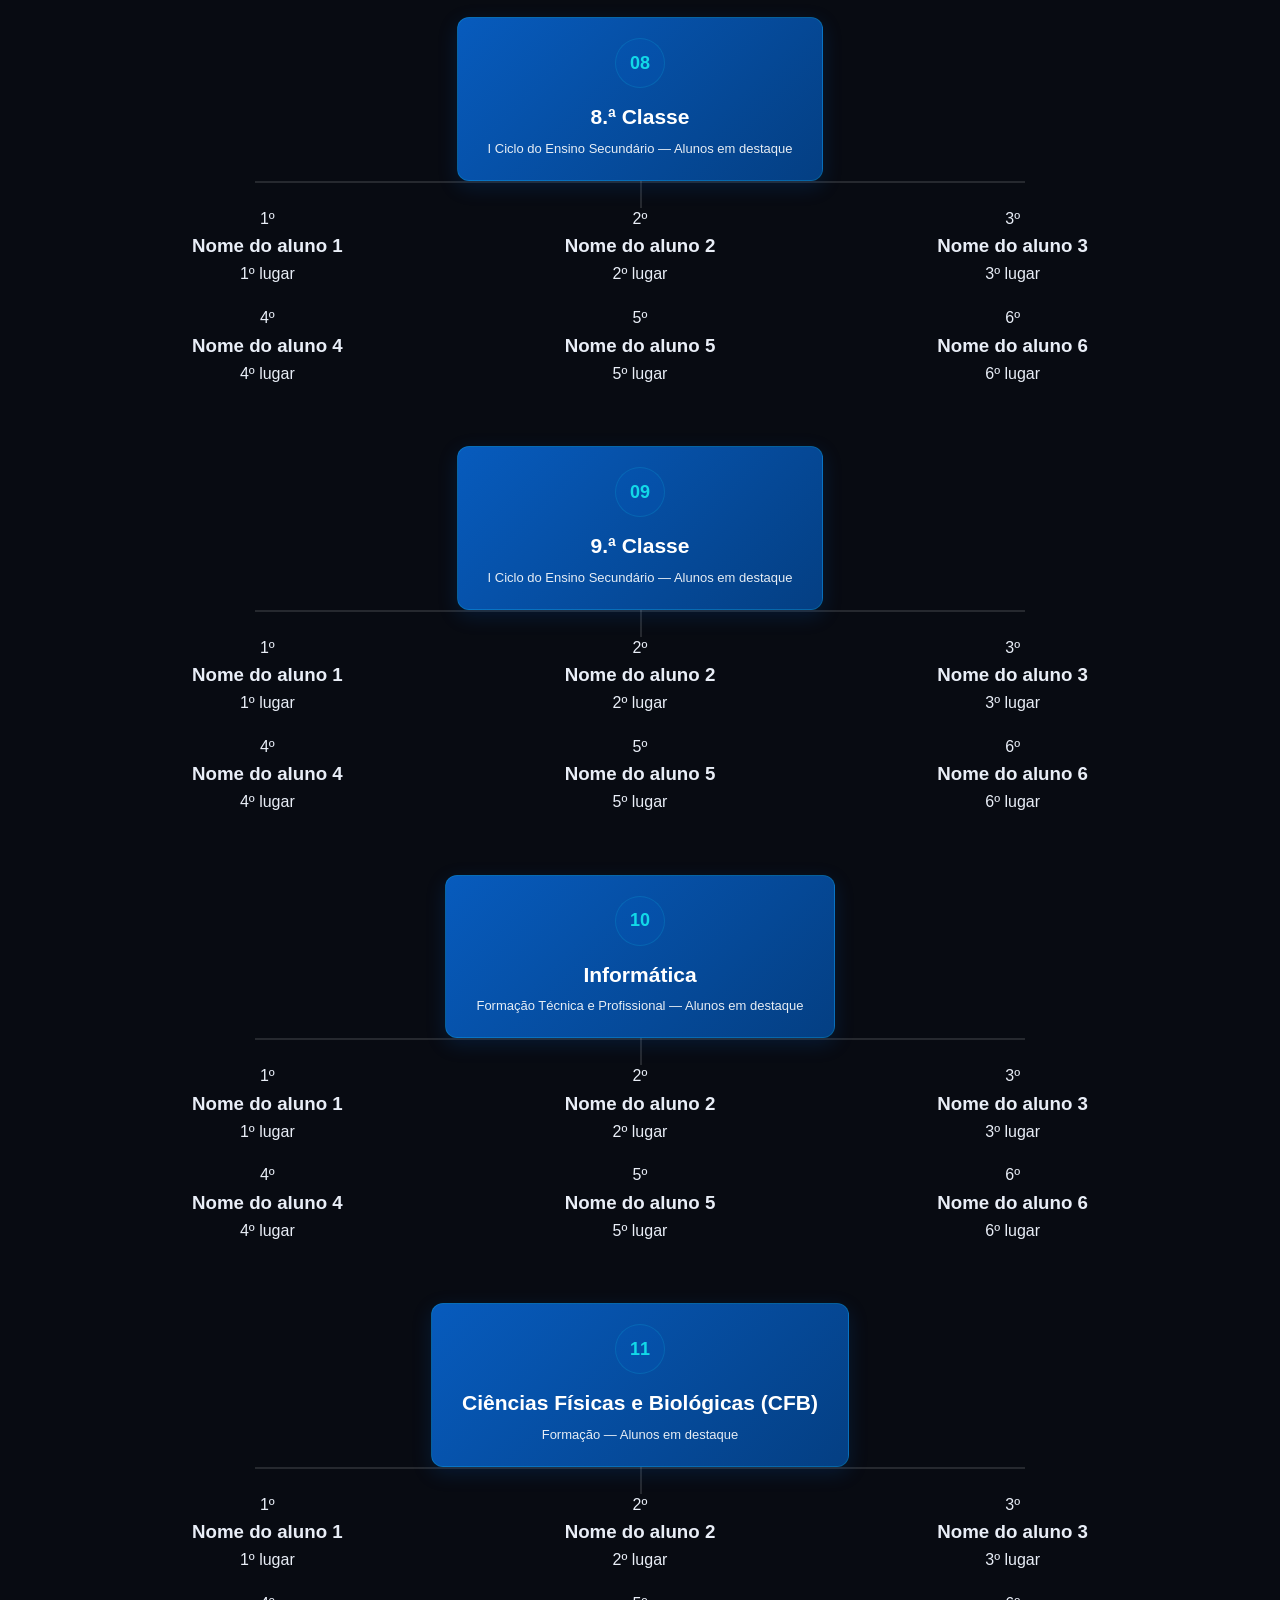
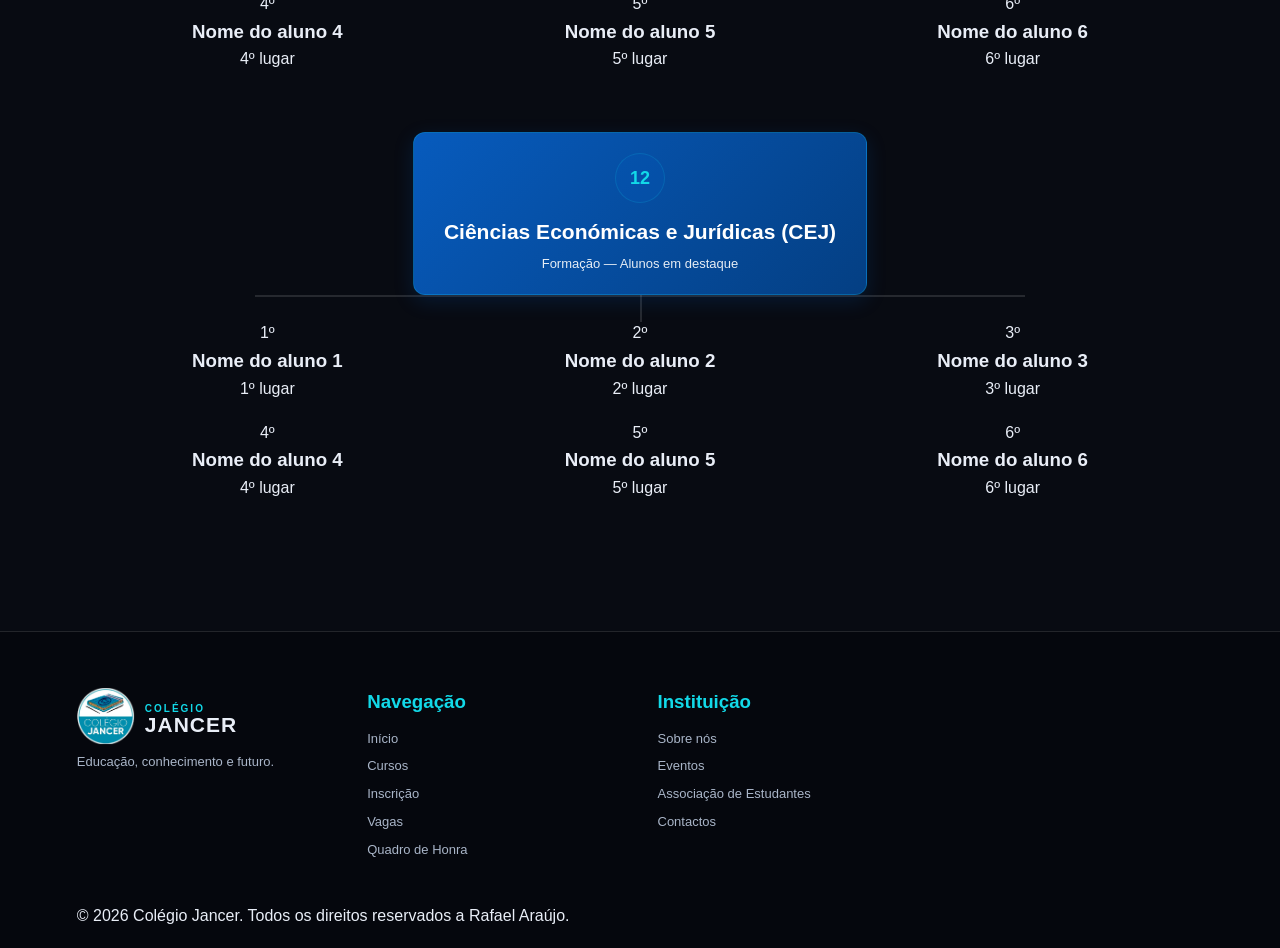
<file: paginas/quadro-honra.html>
<!DOCTYPE html>
<html lang="pt">
<head>
    <meta charset="UTF-8">
    <meta name="viewport" content="width=device-width, initial-scale=1.0">
    <meta name="description" content="Quadro de Honra do Colégio Jancer: reconhecimento dos alunos em destaque por classe e curso.">
    <title>Quadro de Honra | Colégio Jancer</title>
    <link rel="stylesheet" href="../style.css">
</head>

<body>

<header>
    <div class="logo">
        <a href="../index.html" aria-label="Página inicial do Colégio Jancer">
            <img
                class="logo-jancer"
                src="../logo-jancer.png"
                alt="Logo do Colégio Jancer"
            >
        </a>

        <div class="logo-texto">
            <span>COLÉGIO</span>
            <strong>JANCER</strong>
        </div>
    </div>

    <nav>
        <a href="../index.html">Início</a>
        <a href="cursos.html">Cursos</a>
        <a href="inscricao.html">Inscrição</a>
        <a href="vagas.html">Vagas</a>
        <a href="eventos.html">Eventos</a>
        <a href="associacao.html">Associação de Estudantes</a>
        <a href="contactos.html">Contactos</a>
    </nav>

    <a href="inscricao.html" class="botao-inscricao">
        Fazer inscrição
    </a>
</header>

<main>
    <section class="honra pagina-honra">

        <h1>Quadro de Honra</h1>

        <p class="subtitulo">
            Reconhecemos o esforço, a dedicação e o desempenho
            dos nossos alunos.
        </p>

        <div class="arvore-honra" id="arvoreHonra">
            <!-- As classes e os seis lugares de cada uma são criados pelo JavaScript. -->
        </div>

    </section>
</main>

<footer>
    <div class="footer-conteudo">

        <div class="footer-coluna">
            <div class="logo">
                <a href="../index.html">
                    <img
                        class="logo-jancer"
                        src="../logo-jancer.png"
                        alt="Logo do Colégio Jancer"
                    >
                </a>

                <div class="logo-texto">
                    <span>COLÉGIO</span>
                    <strong>JANCER</strong>
                </div>
            </div>

            <p>Educação, conhecimento e futuro.</p>
        </div>

        <div class="footer-coluna">
            <h3>Navegação</h3>
            <a href="../index.html">Início</a>
            <a href="cursos.html">Cursos</a>
            <a href="inscricao.html">Inscrição</a>
            <a href="vagas.html">Vagas</a>
            <a href="quadro-honra.html">Quadro de Honra</a>
        </div>

        <div class="footer-coluna">
            <h3>Instituição</h3>
            <a href="sobre.html">Sobre nós</a>
            <a href="eventos.html">Eventos</a>
            <a href="associacao.html">Associação de Estudantes</a>
            <a href="contactos.html">Contactos</a>
        </div>

    </div>

    <div class="footer-bottom">
        <p>
            © <span id="ano"></span> Colégio Jancer.
            Todos os direitos reservados a Rafael Araújo.
        </p>
    </div>
</footer>

<script>
document.addEventListener("DOMContentLoaded", function () {
    const quadro = document.getElementById("arvoreHonra");
    const ano = document.getElementById("ano");

    if (ano) {
        ano.textContent = new Date().getFullYear();
    }

    const grupos = [
        { nome: "1.ª Classe", tipo: "Ensino Primário" },
        { nome: "2.ª Classe", tipo: "Ensino Primário" },
        { nome: "3.ª Classe", tipo: "Ensino Primário" },
        { nome: "4.ª Classe", tipo: "Ensino Primário" },
        { nome: "5.ª Classe", tipo: "Ensino Primário" },
        { nome: "6.ª Classe", tipo: "Ensino Primário" },
        { nome: "7.ª Classe", tipo: "I Ciclo do Ensino Secundário" },
        { nome: "8.ª Classe", tipo: "I Ciclo do Ensino Secundário" },
        { nome: "9.ª Classe", tipo: "I Ciclo do Ensino Secundário" },
        { nome: "Informática", tipo: "Formação Técnica e Profissional" },
        { nome: "Ciências Físicas e Biológicas (CFB)", tipo: "Formação" },
        { nome: "Ciências Económicas e Jurídicas (CEJ)", tipo: "Formação" }
    ];

    grupos.forEach(function (grupo, indiceGrupo) {
        const ramo = document.createElement("section");
        ramo.className = "ramo-honra";

        const cabecalho = document.createElement("div");
        cabecalho.className = "curso-honra";

        const numero = document.createElement("span");
        numero.className = "icone-curso";
        numero.textContent = String(indiceGrupo + 1).padStart(2, "0");

        const titulo = document.createElement("h2");
        titulo.textContent = grupo.nome;

        const tipo = document.createElement("p");
        tipo.textContent = grupo.tipo + " — Alunos em destaque";

        cabecalho.append(numero, titulo, tipo);

        const linha = document.createElement("div");
        linha.className = "linha-honra";

        const lista = document.createElement("div");
        lista.className = "alunos-honra";

        for (let posicao = 1; posicao <= 6; posicao++) {
            const aluno = document.createElement("article");
            aluno.className = "aluno-honra";

            const lugar = document.createElement("div");
            lugar.className = "posicao";
            lugar.textContent = posicao + "º";

            const nome = document.createElement("h3");
            nome.textContent = "Nome do aluno " + posicao;

            const classificacao = document.createElement("p");
            classificacao.textContent = posicao + "º lugar";

            aluno.append(lugar, nome, classificacao);
            lista.appendChild(aluno);
        }

        ramo.append(cabecalho, linha, lista);
        quadro.appendChild(ramo);
    });
});
</script>

<script src="../script.js"></script>

</body>
</html>
</file>
<file: style.css>
:root {
    color-scheme: dark;
    --azul: #075BBD;
    --azul-escuro: #043F83;
    --ciano: #12D9E8;
    --dourado: #D9C27A;
    --branco: #E9EEF7;
    --fundo: #080B12;
    --fundo-azul: #0E1420;
    --texto: #E9EEF7;
    --texto-secundario: #A9B5C8;
    --borda: rgba(255,255,255,.12);
    --preto: #080B12;
    --preto-suave: #0E1420;
    --cartao: #111A29;
    --texto-suave: #A9B5C8;
    --linha: rgba(255,255,255,.12);
    --sombra: 0 8px 30px rgba(0,0,0,.25);
    --sombra-leve: 0 4px 18px rgba(0,0,0,.18);
}

* {
    margin: 0;
    padding: 0;
    box-sizing: border-box;
}

html {
    scroll-behavior: smooth;
    color-scheme: dark;
}

body {
    font-family: Arial, Helvetica, sans-serif;
    background: var(--fundo);
    color: var(--texto);
    line-height: 1.6;
}

a {
    text-decoration: none;
    color: inherit;
}

button,
input,
textarea,
select {
    font-family: inherit;
}

button {
    cursor: pointer;
}

input,
textarea,
select {
    color: var(--texto);
    background-color: var(--cartao);
}

input::placeholder,
textarea::placeholder {
    color: #8996AA;
}

.site-header,
header {
    width: 100%;
    min-height: 82px;
    padding: 12px 5%;
    display: flex;
    align-items: center;
    justify-content: space-between;
    gap: 25px;
    background: var(--preto-suave);
    border-bottom: 1px solid var(--borda);
    position: sticky;
    top: 0;
    z-index: 1000;
}

.logo {
    display: flex;
    align-items: center;
    gap: 10px;
    flex-shrink: 0;
}

.logo > a {
    display: flex;
    align-items: center;
}

.logo-jancer {
    width: 58px;
    height: 58px;
    display: block;
    object-fit: contain;
}

.logo-texto {
    display: flex;
    flex-direction: column;
    line-height: 1;
}

.logo-texto span {
    color: var(--ciano);
    font-size: 10px;
    font-weight: 700;
    letter-spacing: 2px;
}

.logo-texto strong {
    color: var(--texto);
    font-size: 21px;
    letter-spacing: 1px;
}

.navegacao-principal,
header nav {
    display: flex;
    align-items: center;
    justify-content: center;
    gap: 22px;
}

.navegacao-principal a,
header nav a {
    color: var(--texto);
    font-size: 14px;
    font-weight: 600;
    position: relative;
    transition: .2s ease;
}

.navegacao-principal a::after,
header nav a::after {
    content: "";
    position: absolute;
    left: 0;
    bottom: -7px;
    width: 0;
    height: 2px;
    background: var(--ciano);
    transition: width .2s ease;
}

.navegacao-principal a:hover,
header nav a:hover {
    color: var(--ciano);
}

.navegacao-principal a:hover::after,
header nav a:hover::after {
    width: 100%;
}

.botao-principal,
.botao-secundario,
.botao-inscricao {
    display: inline-flex;
    align-items: center;
    justify-content: center;
    min-height: 44px;
    padding: 11px 20px;
    border-radius: 8px;
    font-size: 14px;
    font-weight: 700;
    transition: transform .2s ease, background .2s ease, color .2s ease, border-color .2s ease;
}

.botao-principal,
.botao-inscricao {
    background: var(--azul);
    color: #fff;
    border: 1px solid var(--azul);
}

.botao-principal:hover,
.botao-inscricao:hover {
    background: var(--azul-escuro);
    border-color: var(--azul-escuro);
    transform: translateY(-2px);
}

.botao-secundario {
    background: var(--cartao);
    color: var(--ciano);
    border: 1px solid var(--azul);
}

.botao-secundario:hover {
    background: var(--azul);
    color: #fff;
    transform: translateY(-2px);
}

.botao-inscricao {
    white-space: nowrap;
}

.hero {
    min-height: 600px;
    padding: 70px 7%;
    display: grid;
    grid-template-columns: minmax(0,1fr) minmax(380px,.9fr);
    align-items: center;
    gap: 70px;
    background: linear-gradient(135deg,#080B12 0%,#0E1420 100%);
}

.hero-texto {
    max-width: 650px;
}

.hero-etiqueta,
.secao-etiqueta {
    display: inline-block;
    margin-bottom: 12px;
    color: var(--ciano);
    font-size: 12px;
    font-weight: 800;
    letter-spacing: 2px;
}

.hero h1 {
    color: var(--texto);
    font-size: clamp(42px,5vw,68px);
    line-height: 1.08;
    margin-bottom: 25px;
}

.hero h1 span {
    display: block;
    color: var(--ciano);
}

.hero-texto > p {
    max-width: 600px;
    color: var(--texto-secundario);
    font-size: 17px;
    margin-bottom: 30px;
}

.hero-botoes {
    display: flex;
    flex-wrap: wrap;
    gap: 12px;
}

.hero-imagem {
    min-height: 420px;
    display: flex;
    align-items: center;
    justify-content: center;
}

.hero-placeholder {
    width: min(100%,480px);
    min-height: 390px;
    padding: 35px;
    border-radius: 24px;
    display: flex;
    flex-direction: column;
    align-items: center;
    justify-content: center;
    text-align: center;
    background: linear-gradient(145deg,var(--azul),#043F83);
    border: 1px solid rgba(18,217,232,.25);
    box-shadow: 0 20px 50px rgba(7,91,189,.2);
}

.hero-logo-pequeno .hero-logo {
    width: 130px;
    height: 130px;
    display: block;
    object-fit: contain;
    margin-bottom: 20px;
}

.hero-placeholder h2 {
    color: #fff;
    font-size: 28px;
    margin-bottom: 7px;
}

.hero-placeholder p {
    color: #fff;
    opacity: .9;
}

.destaques {
    padding: 25px 7%;
    display: grid;
    grid-template-columns: repeat(4,1fr);
    gap: 15px;
    background: var(--preto-suave);
    border-bottom: 1px solid var(--borda);
}

.destaque {
    padding: 20px;
    text-align: center;
    border-right: 1px solid var(--borda);
}

.destaque:last-child {
    border-right: none;
}

.destaque strong {
    display: block;
    color: var(--ciano);
    font-size: 24px;
    margin-bottom: 3px;
}

.destaque p {
    color: var(--texto-secundario);
    font-size: 13px;
}

.secao-cabecalho {
    text-align: center;
    max-width: 750px;
    margin: 0 auto 45px;
}

.secao-cabecalho h1,
.secao-cabecalho h2 {
    color: var(--texto);
}

.secao-cabecalho h2 {
    font-size: clamp(30px,4vw,42px);
    margin-bottom: 10px;
}

.subtitulo {
    color: var(--texto-secundario);
    font-size: 16px;
}

.cursos,
.eventos,
.contactos {
    padding: 90px 6%;
}

.cursos-container {
    max-width: 1200px;
    margin: 0 auto;
    display: grid;
    grid-template-columns: repeat(4,minmax(0,1fr));
    gap: 20px;
}

.curso {
    padding: 30px 25px;
    background: var(--cartao);
    border: 1px solid var(--borda);
    border-radius: 14px;
    box-shadow: var(--sombra-leve);
    transition: transform .2s ease, box-shadow .2s ease;
}

.curso:hover {
    transform: translateY(-5px);
    box-shadow: var(--sombra);
    border-color: rgba(18,217,232,.3);
}

.curso-numero {
    margin-bottom: 15px;
    color: var(--ciano);
    font-size: 13px;
    font-weight: 800;
    letter-spacing: 2px;
}

.curso h3 {
    color: var(--ciano);
    font-size: 19px;
    line-height: 1.3;
    margin-bottom: 12px;
}

.curso p {
    color: var(--texto-secundario);
    font-size: 14px;
    margin-bottom: 20px;
}

.curso .botao-principal {
    width: 100%;
}

.ver-mais,
.secao-link a {
    color: var(--ciano);
    font-weight: 700;
}

.secao-link {
    margin-top: 30px;
    text-align: center;
}

.ver-mais:hover {
    text-decoration: underline;
}

.secao-vagas {
    padding: 90px 6%;
    background: linear-gradient(135deg,#080B12,#043F83);
    border-top: 1px solid var(--borda);
    border-bottom: 1px solid var(--borda);
}

.vagas-conteudo {
    max-width: 800px;
    margin: 0 auto;
    text-align: center;
}

.secao-vagas .secao-etiqueta {
    color: var(--ciano);
}

.secao-vagas h2 {
    color: var(--texto);
    font-size: clamp(30px,4vw,42px);
    margin-bottom: 15px;
}

.secao-vagas p {
    max-width: 650px;
    margin: 0 auto 25px;
    color: var(--texto-secundario);
}

.secao-vagas .botao-principal {
    background: var(--ciano);
    color: #080B12;
    border-color: var(--ciano);
}

.secao-vagas .botao-principal:hover {
    background: #fff;
    border-color: #fff;
    color: var(--azul-escuro);
}

.eventos-container {
    max-width: 1100px;
    margin: 0 auto;
    display: grid;
    grid-template-columns: repeat(3,1fr);
    gap: 20px;
}

.evento {
    display: flex;
    gap: 18px;
    padding: 24px;
    background: var(--cartao);
    border: 1px solid var(--borda);
    border-radius: 12px;
    box-shadow: var(--sombra-leve);
}

.evento-data {
    width: 65px;
    min-width: 65px;
    height: 70px;
    padding: 7px;
    border-radius: 9px;
    display: flex;
    flex-direction: column;
    align-items: center;
    justify-content: center;
    background: var(--azul);
    color: #fff;
}

.evento-data strong {
    font-size: 20px;
    line-height: 1;
}

.evento-data span {
    font-size: 9px;
    margin-top: 5px;
    letter-spacing: 1px;
}

.evento h3 {
    color: var(--ciano);
    margin-bottom: 6px;
}

.evento p {
    color: var(--texto-secundario);
    font-size: 14px;
}

.honra {
    padding: 90px 6%;
    text-align: center;
    background: var(--preto-suave);
}

.honra-resumo {
    max-width: 850px;
    margin: 0 auto 30px;
    display: grid;
    grid-template-columns: repeat(3,1fr);
    gap: 15px;
}

.honra-resumo-item {
    padding: 25px;
    background: var(--cartao);
    border: 1px solid var(--borda);
    border-radius: 12px;
}

.honra-resumo-item strong {
    display: block;
    color: var(--ciano);
    font-size: 32px;
}

.honra-resumo-item span {
    color: var(--texto-secundario);
    font-size: 13px;
}

.area-alunos {
    padding: 90px 6%;
    background: linear-gradient(135deg,#080B12,#043F83);
}

.area-alunos-conteudo {
    max-width: 800px;
    margin: 0 auto;
    text-align: center;
}

.area-alunos .secao-etiqueta {
    color: var(--ciano);
}

.area-alunos h2 {
    color: var(--texto);
    font-size: 40px;
    margin-bottom: 15px;
}

.area-alunos p {
    color: var(--texto-secundario);
    margin-bottom: 25px;
}

.area-alunos .botao-principal {
    background: var(--ciano);
    color: #080B12;
    border-color: var(--ciano);
}

.pais {
    padding: 90px 6%;
    background: var(--fundo);
}

.pais-conteudo {
    max-width: 800px;
    margin: 0 auto;
    text-align: center;
}

.pais h2 {
    color: var(--texto);
    font-size: 40px;
    margin-bottom: 15px;
}

.pais p {
    color: var(--texto-secundario);
    margin-bottom: 25px;
}

.sugestoes {
    padding: 90px 6%;
    background: var(--preto-suave);
}

.form-sugestao {
    max-width: 700px;
    margin: 0 auto;
    display: flex;
    flex-direction: column;
    gap: 13px;
}

.form-sugestao input,
.form-sugestao textarea {
    width: 100%;
    padding: 13px 15px;
    border: 1px solid var(--borda);
    border-radius: 8px;
    outline: none;
    background: var(--cartao);
    color: var(--texto);
    font-size: 14px;
}

.form-sugestao textarea {
    resize: vertical;
    min-height: 130px;
}

.form-sugestao input:focus,
.form-sugestao textarea:focus {
    border-color: var(--ciano);
}

.form-sugestao button {
    align-self: flex-start;
}

.redes {
    padding: 80px 6%;
    text-align: center;
    background: var(--fundo);
}

.redes h2 {
    color: var(--texto);
    margin-bottom: 10px;
}

.redes p {
    color: var(--texto-secundario);
}

.redes-botoes {
    margin-top: 25px;
    display: flex;
    justify-content: center;
    flex-wrap: wrap;
    gap: 10px;
}

.redes-botoes a {
    min-width: 120px;
    padding: 11px 18px;
    border: 1px solid var(--azul);
    border-radius: 8px;
    color: var(--ciano);
    font-weight: 700;
    transition: .2s ease;
}

.redes-botoes a:hover {
    background: var(--azul);
    color: #fff;
}

.redes-nota {
    margin-top: 15px;
    font-size: 12px;
}

.contactos-container {
    max-width: 1000px;
    margin: 0 auto;
    display: grid;
    grid-template-columns: repeat(3,1fr);
    gap: 20px;
}

.contacto {
    padding: 28px;
    background: var(--cartao);
    border: 1px solid var(--borda);
    border-radius: 12px;
    text-align: center;
}

.contacto h3 {
    color: var(--ciano);
    margin-bottom: 8px;
}

.contacto p {
    color: var(--texto-secundario);
}

.formulario {
    max-width: 850px;
    margin: 0 auto;
    padding: 70px 6% 100px;
}

.formulario form {
    padding: 35px;
    background: var(--cartao);
    border: 1px solid var(--borda);
    border-radius: 14px;
    box-shadow: var(--sombra);
}

.formulario h2 {
    color: var(--ciano);
    margin-bottom: 20px;
    padding-bottom: 10px;
    border-bottom: 1px solid var(--borda);
}

.formulario label {
    display: block;
    margin-bottom: 6px;
    color: var(--texto);
    font-size: 14px;
    font-weight: 700;
}

.formulario input,
.formulario select,
.formulario textarea {
    width: 100%;
    margin-bottom: 20px;
    padding: 13px 14px;
    border: 1px solid var(--borda);
    border-radius: 8px;
    outline: none;
    background: var(--preto-suave);
    color: var(--texto);
    font-size: 14px;
}

.formulario input:focus,
.formulario select:focus,
.formulario textarea:focus {
    border-color: var(--ciano);
}

.formulario textarea {
    resize: vertical;
}

.formulario button {
    margin-top: 5px;
}

.inscricao {
    padding: 75px 6%;
    text-align: center;
    background: linear-gradient(135deg,#080B12,#0E1420);
}

.inscricao h1 {
    color: var(--texto);
    font-size: clamp(32px,4vw,46px);
    margin-bottom: 10px;
}

.inscricao p {
    max-width: 700px;
    margin: 0 auto;
    color: var(--texto-secundario);
}

.numero-vagas {
    color: var(--ciano);
    font-size: 18px;
    font-weight: 800;
}

.status-vaga {
    display: inline-block;
    padding: 5px 10px;
    border-radius: 20px;
    background: #123b2b;
    color: #7be5a4;
    font-size: 12px;
    font-weight: 700;
}

.pagina-alunos {
    min-height: calc(100vh - 82px);
    padding: 30px 4%;
    display: grid;
    grid-template-columns: 220px minmax(400px,700px) 240px;
    justify-content: center;
    align-items: start;
    gap: 22px;
    background: var(--fundo);
}

.menu-alunos,
.informacoes-alunos {
    background: var(--cartao);
    border: 1px solid var(--borda);
    border-radius: 12px;
    box-shadow: var(--sombra-leve);
}

.menu-alunos {
    padding: 20px 15px;
    position: sticky;
    top: 105px;
}

.perfil-aluno {
    padding-bottom: 18px;
    margin-bottom: 15px;
    text-align: center;
    border-bottom: 1px solid var(--borda);
}

.avatar-aluno {
    width: 60px;
    height: 60px;
    margin: 0 auto 10px;
    border-radius: 50%;
    display: flex;
    align-items: center;
    justify-content: center;
    background: var(--azul);
    color: #fff;
    font-size: 22px;
    font-weight: 800;
}

.perfil-aluno h3 {
    color: var(--ciano);
}

.perfil-aluno p {
    color: var(--texto-secundario);
    font-size: 12px;
}

.menu-interno {
    display: flex;
    flex-direction: column;
    gap: 4px;
}

.menu-interno a {
    padding: 10px;
    border-radius: 7px;
    color: var(--texto);
    font-size: 13px;
    font-weight: 600;
}

.menu-interno a:hover {
    background: var(--preto-suave);
    color: var(--ciano);
}

.feed-alunos {
    min-width: 0;
}

.titulo-feed {
    margin-bottom: 20px;
}

.titulo-feed h1 {
    color: var(--ciano);
    margin-bottom: 3px;
}

.titulo-feed p {
    color: var(--texto-secundario);
    font-size: 14px;
}

.criar-publicacao,
.publicacao {
    margin-bottom: 18px;
    padding: 20px;
    background: var(--cartao);
    border: 1px solid var(--borda);
    border-radius: 12px;
    box-shadow: var(--sombra-leve);
}

.criar-publicacao {
    display: flex;
    gap: 12px;
}

.mini-avatar {
    width: 40px;
    height: 40px;
    min-width: 40px;
    border-radius: 50%;
    display: flex;
    align-items: center;
    justify-content: center;
    background: var(--azul);
    color: #fff;
    font-size: 13px;
    font-weight: 800;
}

.campo-publicacao {
    flex: 1;
}

.campo-publicacao textarea {
    width: 100%;
    min-height: 90px;
    padding: 12px;
    border: 1px solid var(--borda);
    border-radius: 8px;
    outline: none;
    resize: vertical;
    background: var(--preto-suave);
    color: var(--texto);
}

.campo-publicacao textarea:focus {
    border-color: var(--ciano);
}

.acoes-publicacao {
    margin-top: 10px;
    display: flex;
    align-items: center;
    justify-content: space-between;
    gap: 10px;
}

.opcoes-publicacao {
    display: flex;
    flex-wrap: wrap;
    gap: 5px;
}

.opcoes-publicacao button {
    border: none;
    background: transparent;
    color: var(--texto-secundario);
    padding: 7px;
    font-size: 12px;
}

.opcoes-publicacao button:hover {
    color: var(--ciano);
}

.cabecalho-publicacao {
    display: flex;
    align-items: center;
    gap: 10px;
    margin-bottom: 15px;
}

.cabecalho-publicacao h3 {
    color: var(--ciano);
    font-size: 15px;
}

.cabecalho-publicacao span {
    color: var(--texto-secundario);
    font-size: 11px;
}

.avatar-associacao {
    width: 40px;
    height: 40px;
    min-width: 40px;
    border-radius: 50%;
    display: flex;
    align-items: center;
    justify-content: center;
    background: var(--ciano);
    color: var(--preto);
    font-size: 11px;
    font-weight: 800;
}

.conteudo-publicacao h2 {
    color: var(--texto);
    font-size: 19px;
    margin-bottom: 8px;
}

.conteudo-publicacao p {
    color: var(--texto-secundario);
    font-size: 14px;
}

.acoes-post {
    display: flex;
    gap: 5px;
    padding-top: 15px;
    margin-top: 15px;
    border-top: 1px solid var(--borda);
}

.acoes-post button {
    border: none;
    background: transparent;
    color: var(--texto-secundario);
    padding: 7px 10px;
    border-radius: 6px;
    font-size: 12px;
}

.acoes-post button:hover {
    background: var(--preto-suave);
    color: var(--ciano);
}

.comentarios {
    margin-top: 15px;
    padding-top: 15px;
    border-top: 1px solid var(--borda);
}

.comentarios h4 {
    color: var(--ciano);
    margin-bottom: 10px;
}

.comentario {
    display: flex;
    gap: 9px;
    margin-bottom: 10px;
}

.comentario .mini-avatar {
    width: 32px;
    height: 32px;
    min-width: 32px;
    font-size: 11px;
}

.comentario-texto {
    padding: 8px 10px;
    border-radius: 8px;
    background: var(--preto-suave);
}

.comentario-texto strong {
    color: var(--ciano);
    font-size: 12px;
}

.comentario-texto p {
    color: var(--texto-secundario);
    font-size: 12px;
}

.novo-comentario {
    display: flex;
    gap: 7px;
    margin-top: 10px;
}

.novo-comentario input {
    flex: 1;
    min-width: 0;
    padding: 9px;
    border: 1px solid var(--borda);
    border-radius: 7px;
    outline: none;
    background: var(--preto-suave);
}

.novo-comentario button {
    border: none;
    border-radius: 7px;
    padding: 9px 13px;
    background: var(--azul);
    color: #fff;
}

.conversas-alunos {
    padding: 20px;
    background: var(--cartao);
    border: 1px solid var(--borda);
    border-radius: 12px;
    box-shadow: var(--sombra-leve);
}

.conversas-alunos h2 {
    color: var(--ciano);
    margin-bottom: 4px;
}

.conversas-alunos > p {
    color: var(--texto-secundario);
    font-size: 13px;
    margin-bottom: 15px;
}

.lista-conversas {
    display: flex;
    flex-direction: column;
    gap: 10px;
}

.conversa {
    display: flex;
    align-items: center;
    gap: 12px;
    padding: 12px;
    border: 1px solid var(--borda);
    border-radius: 9px;
}

.avatar-conversa {
    width: 42px;
    height: 42px;
    min-width: 42px;
    border-radius: 50%;
    display: flex;
    align-items: center;
    justify-content: center;
    background: var(--ciano);
    color: var(--preto);
    font-size: 12px;
    font-weight: 800;
}

.conversa > div:nth-child(2) {
    flex: 1;
}

.conversa h3 {
    color: var(--texto);
    font-size: 14px;
}

.conversa p {
    color: var(--texto-secundario);
    font-size: 11px;
}

.conversa button {
    border: 1px solid var(--azul);
    border-radius: 6px;
    padding: 7px 10px;
    background: var(--cartao);
    color: var(--ciano);
    font-weight: 700;
}

.informacoes-alunos {
    padding: 15px;
    position: sticky;
    top: 105px;
}

.caixa-aluno {
    padding: 15px;
    margin-bottom: 12px;
    border-radius: 9px;
    background: var(--preto-suave);
}

.caixa-aluno:last-child {
    margin-bottom: 0;
}

.caixa-aluno h3 {
    color: var(--ciano);
    font-size: 14px;
    margin-bottom: 6px;
}

.caixa-aluno p {
    color: var(--texto-secundario);
    font-size: 12px;
}

.pagina-pais {
    min-height: calc(100vh - 82px);
    display: grid;
    grid-template-columns: 220px minmax(500px,850px);
    justify-content: center;
    gap: 25px;
    padding: 35px 5%;
    background: var(--fundo);
}

.menu-pais {
    background: var(--cartao);
    border: 1px solid var(--borda);
    border-radius: 12px;
    padding: 25px 15px;
    height: fit-content;
    position: sticky;
    top: 105px;
    box-shadow: var(--sombra-leve);
}

.perfil-pais {
    text-align: center;
    padding-bottom: 22px;
    border-bottom: 1px solid var(--borda);
    margin-bottom: 15px;
}

.avatar-pais {
    width: 65px;
    height: 65px;
    margin: 0 auto 12px;
    border-radius: 50%;
    background: var(--azul);
    color: #fff;
    display: flex;
    align-items: center;
    justify-content: center;
    font-size: 25px;
    font-weight: bold;
}

.perfil-pais h3 {
    color: var(--ciano);
    margin-bottom: 3px;
}

.perfil-pais p {
    color: var(--texto-secundario);
    font-size: 13px;
}

.menu-pais-links {
    display: flex;
    flex-direction: column;
    gap: 5px;
}

.menu-pais-links a {
    padding: 11px;
    color: var(--texto);
    border-radius: 7px;
    font-weight: 600;
}

.menu-pais-links a:hover {
    background: var(--preto-suave);
    color: var(--ciano);
}

.area-pais {
    min-width: 0;
}

.titulo-pais {
    margin-bottom: 22px;
}

.titulo-pais h1 {
    color: var(--ciano);
    font-size: 30px;
    margin-bottom: 5px;
}

.titulo-pais p {
    color: var(--texto-secundario);
}

.dados-educando {
    background: var(--cartao);
    border: 1px solid var(--borda);
    border-radius: 12px;
    padding: 20px;
    display: flex;
    align-items: center;
    gap: 15px;
    margin-bottom: 25px;
    box-shadow: var(--sombra-leve);
}

.avatar-educando {
    width: 58px;
    height: 58px;
    border-radius: 50%;
    background: var(--ciano);
    color: var(--preto);
    display: flex;
    align-items: center;
    justify-content: center;
    font-weight: bold;
    font-size: 22px;
}

.dados-educando span {
    color: var(--texto-secundario);
    font-size: 13px;
}

.dados-educando h2 {
    color: var(--ciano);
    font-size: 19px;
    margin: 3px 0;
}

.dados-educando p {
    color: var(--texto-secundario);
    font-size: 13px;
}

.area-conversas {
    margin-bottom: 25px;
}

.titulo-secao-pais {
    margin-bottom: 15px;
}

.titulo-secao-pais h2 {
    color: var(--ciano);
}

.titulo-secao-pais p {
    color: var(--texto-secundario);
}

.lista-professores {
    display: flex;
    flex-direction: column;
    gap: 12px;
}

.contacto-professor {
    background: var(--cartao);
    border: 1px solid var(--borda);
    padding: 17px;
    border-radius: 11px;
    display: flex;
    align-items: center;
    gap: 14px;
    box-shadow: var(--sombra-leve);
}

.avatar-professor {
    width: 48px;
    height: 48px;
    min-width: 48px;
    border-radius: 50%;
    background: var(--ciano);
    color: var(--preto);
    display: flex;
    align-items: center;
    justify-content: center;
    font-weight: bold;
    font-size: 13px;
}

.avatar-professor.director {
    background: var(--azul);
    color: #fff;
}

.dados-professor {
    flex: 1;
}

.dados-professor h3 {
    color: var(--texto);
    font-size: 15px;
    margin-bottom: 4px;
}

.dados-professor p {
    color: var(--texto-secundario);
    font-size: 12px;
}

.botao-conversar {
    border: 1px solid var(--azul);
    background: var(--cartao);
    color: var(--ciano);
    border-radius: 7px;
    padding: 8px 13px;
    cursor: pointer;
    font-weight: 600;
}

.botao-conversar:hover {
    background: var(--azul);
    color: #fff;
}

.chat-pais {
    background: var(--cartao);
    border: 1px solid var(--borda);
    border-radius: 12px;
    overflow: hidden;
    box-shadow: var(--sombra-leve);
}

.cabecalho-chat {
    display: flex;
    align-items: center;
    gap: 12px;
    padding: 17px 20px;
    border-bottom: 1px solid var(--borda);
}

.cabecalho-chat h3 {
    color: var(--ciano);
    font-size: 16px;
}

.cabecalho-chat span {
    color: var(--texto-secundario);
    font-size: 12px;
}

.mensagens-chat {
    min-height: 300px;
    max-height: 450px;
    overflow-y: auto;
    padding: 20px;
    background: var(--preto-suave);
    display: flex;
    flex-direction: column;
    gap: 12px;
}

.mensagem {
    max-width: 70%;
    padding: 10px 13px;
    border-radius: 10px;
}

.mensagem p {
    font-size: 14px;
}

.mensagem.recebida {
    align-self: flex-start;
    background: var(--cartao);
    border: 1px solid var(--borda);
}

.mensagem.recebida span {
    display: block;
    color: var(--ciano);
    font-weight: bold;
    font-size: 12px;
    margin-bottom: 4px;
}

.mensagem.enviada {
    align-self: flex-end;
    background: var(--azul);
    color: #fff;
}

.campo-chat {
    display: flex;
    gap: 8px;
    padding: 15px;
    border-top: 1px solid var(--borda);
}

.campo-chat input {
    flex: 1;
    padding: 11px 13px;
    border: 1px solid var(--borda);
    border-radius: 8px;
    outline: none;
    background: var(--preto-suave);
}

.campo-chat input:focus {
    border-color: var(--ciano);
}

.campo-chat button {
    border: none;
    background: var(--azul);
    color: #fff;
    padding: 10px 17px;
    border-radius: 8px;
}

.notificacoes-pais {
    background: var(--cartao);
    border: 1px solid var(--borda);
    margin-top: 25px;
    padding: 20px;
    border-radius: 12px;
    box-shadow: var(--sombra-leve);
}

.notificacoes-pais h2 {
    color: var(--ciano);
    font-size: 18px;
    margin-bottom: 15px;
}

.notificacao {
    padding: 13px;
    background: var(--preto-suave);
    border-radius: 8px;
}

.notificacao strong {
    color: var(--ciano);
}

.notificacao p {
    color: var(--texto-secundario);
    font-size: 13px;
    margin-top: 5px;
}

footer {
    background: #05070D;
    color: var(--texto);
    padding: 55px 6% 20px;
    border-top: 1px solid var(--borda);
}

.footer-conteudo {
    max-width: 1200px;
    margin: 0 auto 35px;
    display: grid;
    grid-template-columns: repeat(4,1fr);
    gap: 35px;
}

.footer-coluna {
    display: flex;
    flex-direction: column;
    align-items: flex-start;
}

.footer-conteudo h3 {
    margin-bottom: 12px;
    color: var(--ciano);
}

.footer-conteudo p {
    color: var(--texto-secundario);
    font-size: 13px;
}

.footer-conteudo a {
    margin-bottom: 7px;
    color: var(--texto-secundario);
    font-size: 13px;
}

.footer-conteudo a:hover {
    color: var(--ciano);
}

.footer-final {
    max-width: 1200px;
    margin: 0 auto;
    padding-top: 18px;
    border-top: 1px solid var(--borda);
    display: flex;
    align-items: center;
    justify-content: space-between;
    gap: 15px;
}

.footer-final p {
    color: var(--texto-secundario);
    font-size: 12px;
}

@media (max-width: 1100px) {
    .navegacao-principal,
    header nav {
        gap: 12px;
    }

    .navegacao-principal a,
    header nav a {
        font-size: 13px;
    }

    .hero {
        grid-template-columns: 1fr 1fr;
        gap: 35px;
    }

    .cursos-container {
        grid-template-columns: repeat(2,1fr);
    }

    .pagina-alunos {
        grid-template-columns: 190px minmax(350px,1fr);
    }

    .informacoes-alunos {
        display: none;
    }

    .footer-conteudo {
        grid-template-columns: repeat(2,1fr);
    }
}

@media (max-width: 900px) {
    header {
        flex-wrap: wrap;
        justify-content: center;
    }

    .logo {
        margin-right: auto;
    }

    .navegacao-principal,
    header nav {
        order: 3;
        width: 100%;
        overflow-x: auto;
        justify-content: flex-start;
        padding: 5px 0;
    }

    .hero {
        grid-template-columns: 1fr;
        text-align: center;
    }

    .hero-texto {
        margin: 0 auto;
    }

    .hero-texto > p {
        margin-left: auto;
        margin-right: auto;
    }

    .hero-botoes {
        justify-content: center;
    }

    .hero-imagem {
        min-height: 350px;
    }

    .eventos-container,
    .contactos-container,
    .pagina-pais {
        grid-template-columns: 1fr;
    }

    .menu-pais {
        position: static;
    }

    .menu-pais-links {
        flex-direction: row;
        flex-wrap: wrap;
        justify-content: center;
    }
}

@media (max-width: 650px) {
    header {
        padding: 10px 4%;
    }

    .logo-jancer {
        width: 50px;
        height: 50px;
    }

    .logo-texto strong {
        font-size: 18px;
    }

    .botao-inscricao {
        padding: 9px 12px;
        font-size: 12px;
    }

    .hero {
        padding: 55px 5%;
    }

    .hero h1 {
        font-size: 40px;
    }

    .hero-placeholder {
        min-height: 330px;
    }

    .destaques {
        grid-template-columns: repeat(2,1fr);
        padding: 15px 4%;
    }

    .destaque {
        border-right: none;
        border-bottom: 1px solid var(--borda);
    }

    .destaque:nth-last-child(-n+2) {
        border-bottom: none;
    }

    .cursos,
    .eventos,
    .honra,
    .sugestoes,
    .redes,
    .contactos,
    .pais,
    .area-alunos {
        padding: 65px 5%;
    }

    .cursos-container,
    .honra-resumo {
        grid-template-columns: 1fr;
    }

    .formulario {
        padding: 50px 5% 70px;
    }

    .formulario form {
        padding: 25px 20px;
    }

    .pagina-alunos {
        grid-template-columns: 1fr;
        padding: 20px 4%;
    }

    .menu-alunos {
        position: static;
    }

    .menu-interno {
        flex-direction: row;
        flex-wrap: wrap;
        justify-content: center;
    }

    .menu-interno a {
        font-size: 12px;
    }

    .criar-publicacao {
        flex-direction: column;
    }

    .acoes-publicacao {
        align-items: flex-start;
        flex-direction: column;
    }

    .opcoes-publicacao {
        width: 100%;
    }

    .opcoes-publicacao button {
        padding-left: 0;
    }

    .novo-comentario {
        flex-direction: column;
    }

    .novo-comentario button,
    .botao-conversar {
        width: 100%;
    }

    .contacto-professor {
        align-items: flex-start;
        flex-wrap: wrap;
    }

    .mensagem {
        max-width: 85%;
    }

    .footer-conteudo {
        grid-template-columns: 1fr;
    }

    .footer-final {
        flex-direction: column;
        align-items: flex-start;
    }
}

@media (max-width: 450px) {
    .logo-texto span {
        font-size: 8px;
    }

    .logo-texto strong {
        font-size: 16px;
    }

    .botao-inscricao {
        display: none;
    }

    .hero h1 {
        font-size: 34px;
    }

    .hero-botoes {
        flex-direction: column;
    }

    .hero-botoes a {
        width: 100%;
    }

    .destaques {
        grid-template-columns: 1fr;
    }

    .destaque {
        border-bottom: 1px solid var(--borda);
    }

    .destaque:last-child {
        border-bottom: none;
    }

    .evento {
        flex-direction: column;
    }

    .evento-data {
        width: 65px;
    }
}

.pagina-eventos {
    padding: 70px 6%;
    background: var(--fundo);
    min-height: calc(100vh - 82px);
}

.titulo-pagina {
    max-width: 850px;
    margin: 0 auto 50px;
    text-align: center;
}

.titulo-pagina span {
    color: var(--ciano);
    font-size: 13px;
    font-weight: 700;
    letter-spacing: 1px;
}

.titulo-pagina h1 {
    color: var(--texto);
    font-size: 42px;
    margin: 10px 0;
}

.titulo-pagina p {
    color: var(--texto-secundario);
    font-size: 16px;
    line-height: 1.7;
}

.eventos-lista {
    max-width: 950px;
    margin: 0 auto;
    display: flex;
    flex-direction: column;
    gap: 20px;
}

.evento-card {
    background: var(--cartao);
    border-radius: 14px;
    padding: 25px;
    display: flex;
    gap: 25px;
    border: 1px solid var(--borda);
    box-shadow: var(--sombra-leve);
    transition: transform .2s ease, box-shadow .2s ease;
}

.evento-card:hover {
    transform: translateY(-3px);
    box-shadow: var(--sombra);
}

.evento-data {
    width: 85px;
    min-width: 85px;
    height: 85px;
    border-radius: 12px;
    background: var(--azul);
    color: #fff;
    display: flex;
    flex-direction: column;
    align-items: center;
    justify-content: center;
}

.evento-data strong {
    font-size: 32px;
    line-height: 1;
}

.evento-data span {
    margin-top: 5px;
    font-size: 13px;
    font-weight: 700;
}

.evento-conteudo {
    flex: 1;
}

.evento-tipo {
    display: inline-block;
    color: var(--ciano);
    background: rgba(7,91,189,.22);
    border: 1px solid rgba(18,217,232,.18);
    padding: 5px 9px;
    border-radius: 5px;
    font-size: 11px;
    font-weight: 700;
}

.evento-conteudo h2 {
    color: var(--texto);
    font-size: 22px;
    margin: 10px 0 8px;
}

.evento-conteudo p {
    color: var(--texto-secundario);
    line-height: 1.6;
    margin-bottom: 12px;
}

.evento-local {
    color: var(--texto-secundario);
    font-size: 13px;
    font-weight: 600;
}

.eventos-info {
    max-width: 950px;
    margin: 45px auto 0;
    padding: 30px;
    background: var(--cartao);
    border-radius: 14px;
    text-align: center;
    border: 1px solid var(--borda);
}

.eventos-info h2 {
    color: var(--ciano);
    margin-bottom: 10px;
}

.eventos-info p {
    color: var(--texto-secundario);
    line-height: 1.6;
}

.pagina-honra {
    min-height: calc(100vh - 82px);
    padding: 70px 5%;
    background: var(--fundo);
}

.introducao-honra {
    max-width: 850px;
    margin: 0 auto 55px;
    text-align: center;
}

.introducao-honra span {
    color: var(--ciano);
    font-size: 13px;
    font-weight: 700;
    letter-spacing: 1px;
}

.introducao-honra h1 {
    color: var(--texto);
    font-size: 42px;
    margin: 10px 0;
}

.introducao-honra p {
    color: var(--texto-secundario);
    line-height: 1.7;
}

.arvore-honra {
    max-width: 1100px;
    margin: 0 auto;
}

.ramo-honra {
    position: relative;
    margin-bottom: 60px;
}

.curso-honra {
    width: fit-content;
    min-width: 260px;
    margin: 0 auto 35px;
    padding: 20px 30px;
    background: linear-gradient(135deg,var(--azul),var(--azul-escuro));
    color: #fff;
    border: 1px solid rgba(18,217,232,.2);
    border-radius: 12px;
    text-align: center;
    position: relative;
    z-index: 2;
    box-shadow: 0 6px 20px rgba(7,91,189,.2);
}

.curso-honra h2 {
    font-size: 21px;
    margin-bottom: 5px;
}

.curso-honra p {
    font-size: 13px;
    opacity: .9;
}

.linha-honra {
    width: 70%;
    height: 25px;
    margin: -35px auto 0;
    border-top: 2px solid var(--borda);
    position: relative;
}

.linha-honra::before {
    content: "";
    position: absolute;
    left: 50%;
    top: -2px;
    width: 2px;
    height: 27px;
    background: var(--borda);
}

.alunos-honra {
    display: grid;
    grid-template-columns: repeat(3,1fr);
    gap: 18px;
    position: relative;
}

.aluno-honra-card {
    background: var(--cartao);
    padding: 22px 18px;
    border-radius: 11px;
    text-align: center;
    border: 1px solid var(--borda);
    box-shadow: var(--sombra-leve);
    position: relative;
}

.aluno-honra-card::before {
    content: "";
    position: absolute;
    top: -18px;
    left: 50%;
    width: 2px;
    height: 18px;
    background: var(--borda);
}

.icone-curso {
    width: 50px;
    height: 50px;
    margin: 0 auto 12px;
    border-radius: 50%;
    background: rgba(7,91,189,.22);
    border: 1px solid rgba(18,217,232,.15);
    color: var(--ciano);
    display: flex;
    align-items: center;
    justify-content: center;
    font-weight: 700;
    font-size: 18px;
}

.aluno-honra-card h3 {
    color: var(--ciano);
    font-size: 16px;
    margin-bottom: 5px;
}

.aluno-honra-card p {
    color: var(--texto-secundario);
    font-size: 13px;
}

.honra-acoes {
    text-align: center;
    margin-top: 35px;
}

.honra-acoes a {
    display: inline-block;
    padding: 12px 22px;
    background: var(--azul);
    color: #fff;
    border-radius: 8px;
    font-weight: 600;
}

.honra-acoes a:hover {
    background: var(--azul-escuro);
}

@media (max-width: 800px) {
    .pagina-eventos {
        padding: 50px 4%;
    }

    .titulo-pagina h1,
    .introducao-honra h1 {
        font-size: 34px;
    }

    .evento-card {
        padding: 20px;
        gap: 18px;
    }

    .evento-data {
        width: 70px;
        min-width: 70px;
        height: 70px;
    }

    .evento-data strong {
        font-size: 27px;
    }

    .evento-conteudo h2 {
        font-size: 19px;
    }

    .alunos-honra {
        grid-template-columns: repeat(2,1fr);
    }
}

@media (max-width: 550px) {
    .evento-card {
        flex-direction: column;
    }

    .evento-data {
        width: 75px;
        min-width: 75px;
    }

    .alunos-honra {
        grid-template-columns: 1fr;
    }

    .curso-honra {
        width: 100%;
        min-width: 0;
        box-sizing: border-box;
    }

    .linha-honra {
        width: 50%;
    }
}

.whatsapp-secretaria {
    display: inline-flex;
    align-items: center;
    justify-content: center;
    margin-top: 16px;
    padding: 11px 18px;
    background: #25D366;
    color: #fff;
    border-radius: 9px;
    text-decoration: none;
    font-size: 13px;
    font-weight: 700;
    transition: .3s ease;
}

.whatsapp-secretaria:hover {
    background: #1ebe5d;
    transform: translateY(-2px);
}

.evento-card.evento-outubro-rosa {
    position: relative;
    isolation: isolate;
    overflow: hidden;
    background-image:
        linear-gradient(
            rgba(8,11,18,.38),
            rgba(30,8,22,.52)
        ),
        url("../Outubro-rosa_Conversa-aberta-entre-meninas-MOCKU.png");
    background-size: cover;
    background-position: center;
    background-repeat: no-repeat;
    border: 1px solid #d86a9a;
    min-height: 230px;
}

.evento-card.evento-outubro-rosa > * {
    position: relative;
    z-index: 1;
}

.evento-outubro-rosa .evento-conteudo h2 {
    color: #FFC4DF;
}

.evento-outubro-rosa .evento-conteudo p,
.evento-outubro-rosa .evento-local {
    color: #FFF0F6;
}

.evento-outubro-rosa .evento-data {
    background: #d63384;
    color: #fff;
}

.evento-outubro-rosa .evento-tipo {
    color: #FFD4E7;
    background: rgba(80,10,45,.8);
    border-color: rgba(255,212,231,.3);
}

.grupo-cursos {
    margin: 45px 0;
}

.titulo-nivel {
    display: block;
    width: fit-content;
    max-width: 100%;
    margin: 0 auto 15px;
    padding: 14px 24px;
    background: var(--azul);
    color: #fff;
    border: 1px solid rgba(18,217,232,.2);
    border-radius: 10px;
    text-align: center;
    font-size: 1.35rem;
    font-weight: 800;
    letter-spacing: 1px;
}

.descricao-nivel {
    margin: 0 auto 25px;
    text-align: center;
    line-height: 1.7;
    color: var(--texto-secundario);
}

.grupo-cursos .cursos-container {
    display: grid;
    grid-template-columns: repeat(auto-fit,minmax(250px,1fr));
    gap: 24px;
    align-items: stretch;
}

.grupo-cursos .curso {
    height: 100%;
    box-sizing: border-box;
}

.grupo-cursos .curso h3 {
    color: var(--ciano);
}

.grupo-cursos .curso-botoes {
    display: flex;
    flex-wrap: wrap;
    gap: 10px;
    margin-top: 20px;
}

@media (max-width: 600px) {
    .titulo-nivel {
        width: 100%;
        box-sizing: border-box;
        font-size: 1.1rem;
        padding: 13px 10px;
    }

    .grupo-cursos {
        margin: 32px 0;
    }
}
</file>
